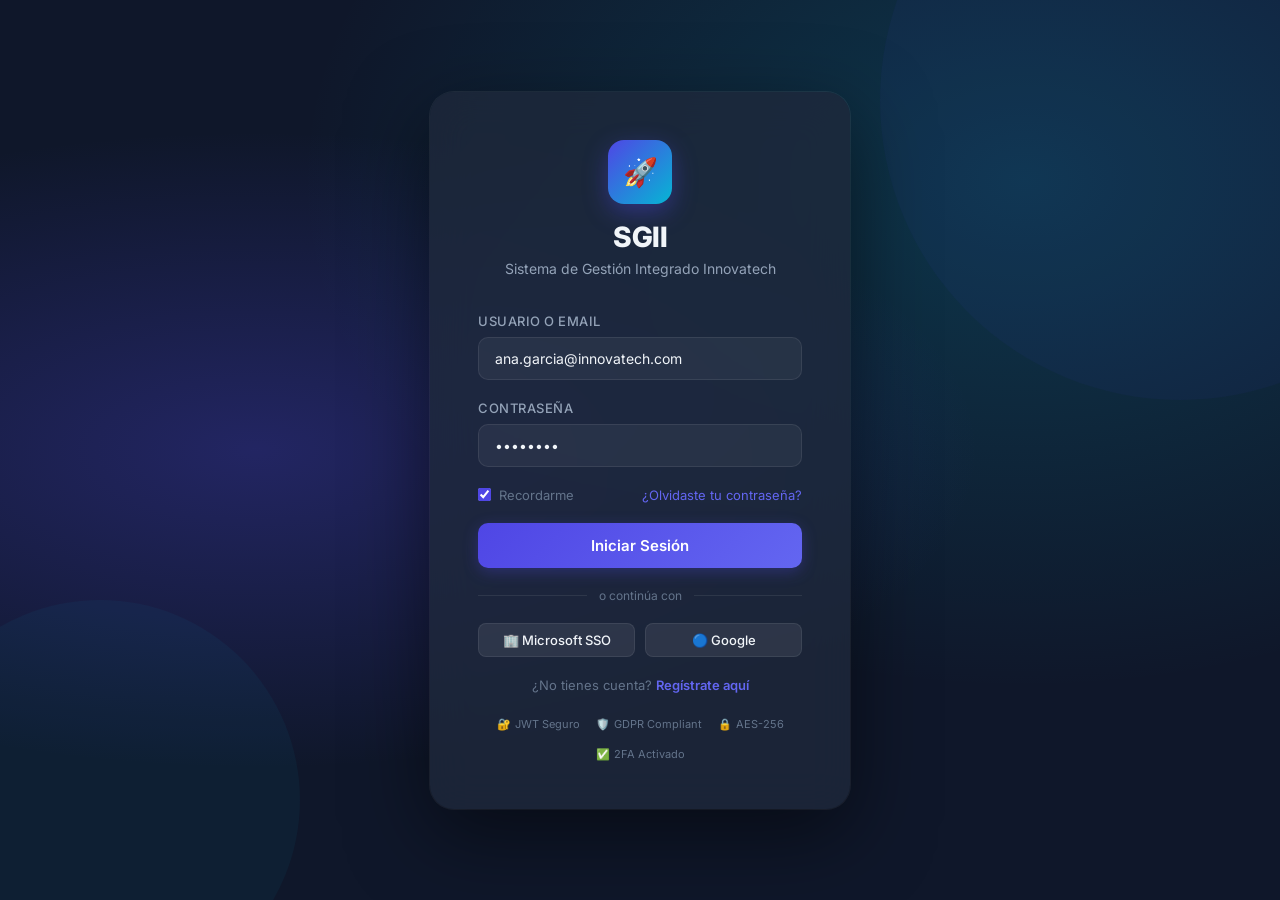
<file: frontend/index.html>
<!DOCTYPE html>
<html lang="es">
<head>
    <meta charset="UTF-8">
    <meta name="viewport" content="width=device-width, initial-scale=1.0">
    <title>SGII - Acceso Seguro | Innovatech Solutions</title>
    <meta name="description" content="Sistema de Gestión Integrado Innovatech. Autenticación JWT con control de acceso basado en roles (RBAC).">
    <link rel="stylesheet" href="css/style.css">
</head>
<body>
    <div class="login-container">
        <div class="login-box">
            <div class="login-header">
                <div class="login-logo">🚀</div>
                <h1>SGII</h1>
                <p>Sistema de Gestión Integrado Innovatech</p>
            </div>

            <!-- Login Form -->
            <form id="loginForm">
                <div class="form-group">
                    <label for="username">Usuario o Email</label>
                    <input type="text" id="username" placeholder="tu@innovatech.com" value="ana.garcia@innovatech.com">
                </div>
                <div class="form-group">
                    <label for="password">Contraseña</label>
                    <input type="password" id="password" placeholder="••••••••" value="••••••••">
                </div>
                <div style="display:flex;justify-content:space-between;align-items:center;margin-bottom:20px;">
                    <label style="display:flex;align-items:center;gap:8px;font-size:13px;color:var(--text-muted);cursor:pointer;margin:0;">
                        <input type="checkbox" checked style="width:auto;accent-color:var(--primary);"> Recordarme
                    </label>
                    <a href="#" style="font-size:13px;color:var(--primary-light);text-decoration:none;">¿Olvidaste tu contraseña?</a>
                </div>
                <button type="submit" class="btn-primary" id="loginBtn">Iniciar Sesión</button>

                <div style="display:flex;align-items:center;gap:12px;margin:20px 0;">
                    <div style="flex:1;height:1px;background:var(--border);"></div>
                    <span style="font-size:12px;color:var(--text-muted);">o continúa con</span>
                    <div style="flex:1;height:1px;background:var(--border);"></div>
                </div>

                <div style="display:grid;grid-template-columns:1fr 1fr;gap:10px;margin-bottom:20px;">
                    <button type="button" class="btn-secondary" onclick="alert('SSO Microsoft configurado')">
                        🏢 Microsoft SSO
                    </button>
                    <button type="button" class="btn-secondary" onclick="alert('SSO Google configurado')">
                        🔵 Google
                    </button>
                </div>

                <p class="register-link">¿No tienes cuenta? <a href="#" onclick="showRegister(); return false;">Regístrate aquí</a></p>
            </form>

            <!-- Register Form (hidden) -->
            <form id="registerForm" style="display:none;">
                <div class="form-group">
                    <label for="reg-fullname">Nombre Completo</label>
                    <input type="text" id="reg-fullname" placeholder="Tu nombre completo">
                </div>
                <div class="form-group">
                    <label for="reg-email">Email Corporativo</label>
                    <input type="email" id="reg-email" placeholder="tu@innovatech.com" required>
                </div>
                <div class="form-group">
                    <label for="reg-username">Nombre de Usuario</label>
                    <input type="text" id="reg-username" placeholder="usuario.nombre" required>
                </div>
                <div class="form-group">
                    <label for="reg-password">Contraseña</label>
                    <input type="password" id="reg-password" placeholder="Mín. 8 caracteres con símbolo" required>
                </div>
                <button type="submit" class="btn-primary">Crear Cuenta</button>
                <p class="register-link">¿Ya tienes cuenta? <a href="#" onclick="showLogin(); return false;">Inicia sesión aquí</a></p>
            </form>

            <!-- Security Badges -->
            <div style="display:flex;justify-content:center;gap:16px;margin-top:24px;flex-wrap:wrap;">
                <div style="display:flex;align-items:center;gap:4px;font-size:11px;color:var(--text-muted);">
                    🔐 <span>JWT Seguro</span>
                </div>
                <div style="display:flex;align-items:center;gap:4px;font-size:11px;color:var(--text-muted);">
                    🛡️ <span>GDPR Compliant</span>
                </div>
                <div style="display:flex;align-items:center;gap:4px;font-size:11px;color:var(--text-muted);">
                    🔒 <span>AES-256</span>
                </div>
                <div style="display:flex;align-items:center;gap:4px;font-size:11px;color:var(--text-muted);">
                    ✅ <span>2FA Activado</span>
                </div>
            </div>
        </div>
    </div>

    <script src="js/demo.js"></script>
    <script>
        function showRegister() {
            document.getElementById('loginForm').style.display = 'none';
            document.getElementById('registerForm').style.display = 'block';
        }

        function showLogin() {
            document.getElementById('registerForm').style.display = 'none';
            document.getElementById('loginForm').style.display = 'block';
        }

        document.getElementById('loginForm').addEventListener('submit', async function(e) {
            e.preventDefault();
            const btn = document.getElementById('loginBtn');
            const userVal = document.getElementById('username').value;
            const passVal = document.getElementById('password').value;

            btn.textContent = '⏳ Verificando...';
            btn.disabled = true;

            try {
                // El login del backend requiere OAuth2 Form URL Encoded
                const response = await fetch('http://localhost:8000/api/auth/login', {
                    method: 'POST',
                    headers: { 'Content-Type': 'application/x-www-form-urlencoded' },
                    body: new URLSearchParams({ 'username': userVal, 'password': passVal })
                });

                if (response.ok) {
                    const data = await response.json();
                    localStorage.setItem('access_token', data.access_token);

                    // Obtener perfil del usuario
                    const userResponse = await fetch('http://localhost:8000/api/auth/me', {
                        headers: { 'Authorization': `Bearer ${data.access_token}` }
                    });
                    if (userResponse.ok) {
                        const userData = await userResponse.json();
                        localStorage.setItem('user', JSON.stringify(userData));
                    } else {
                        localStorage.setItem('user', JSON.stringify({ username: userVal, role: 'manager', full_name: 'Ana García' }));
                    }

                    window.location.href = 'dashboard.html';
                } else {
                    const err = await response.json();
                    alert('Error: ' + (err.detail || 'Credenciales incorrectas'));
                    btn.textContent = 'Iniciar Sesión';
                    btn.disabled = false;
                }
            } catch (error) {
                console.warn('Backend offline, usando modo demostración local.', error);
                // Fallback local: buscar el usuario en DEMO_USERS para asignar el rol correcto
                if (userVal && passVal) {
                    localStorage.setItem('access_token', 'demo-token-jwt-12345');

                    // Mapeo de usuarios demo (username o email → datos reales)
                    const demoUserMap = {
                        'admin': { username: 'admin', role: 'admin', full_name: 'Admin Sistema' },
                        'admin@innovatech.com': { username: 'admin', role: 'admin', full_name: 'Admin Sistema' },
                        'ana.garcia': { username: 'ana.garcia', role: 'manager', full_name: 'Ana García' },
                        'ana.garcia@innovatech.com': { username: 'ana.garcia', role: 'manager', full_name: 'Ana García' },
                        'carlos.lopez': { username: 'carlos.lopez', role: 'dev', full_name: 'Carlos López' },
                        'carlos.lopez@innovatech.com': { username: 'carlos.lopez', role: 'dev', full_name: 'Carlos López' },
                        'maria.torres': { username: 'maria.torres', role: 'dev', full_name: 'María Torres' },
                        'maria.torres@innovatech.com': { username: 'maria.torres', role: 'dev', full_name: 'María Torres' },
                        'pedro.ruiz': { username: 'pedro.ruiz', role: 'manager', full_name: 'Pedro Ruiz' },
                        'pedro.ruiz@innovatech.com': { username: 'pedro.ruiz', role: 'manager', full_name: 'Pedro Ruiz' },
                        'diego.mora': { username: 'diego.mora', role: 'dev', full_name: 'Diego Mora' },
                        'diego.mora@innovatech.com': { username: 'diego.mora', role: 'dev', full_name: 'Diego Mora' },
                        'laura.soto': { username: 'laura.soto', role: 'dev', full_name: 'Laura Soto' },
                        'laura.soto@innovatech.com': { username: 'laura.soto', role: 'dev', full_name: 'Laura Soto' },
                    };

                    const key = userVal.toLowerCase().trim();
                    const matchedUser = demoUserMap[key] || {
                        username: userVal,
                        role: 'dev',        // por defecto Dev (el más restrictivo) si no se reconoce
                        full_name: userVal
                    };

                    localStorage.setItem('user', JSON.stringify(matchedUser));
                    window.location.href = 'dashboard.html';
                } else {
                    alert('Por favor ingresa usuario y contraseña');
                    btn.textContent = 'Iniciar Sesión';
                    btn.disabled = false;
                }
            }
        });

        document.getElementById('registerForm').addEventListener('submit', async function(e) {
            e.preventDefault();
            const username = document.getElementById('reg-username').value;
            const email = document.getElementById('reg-email').value;
            const full_name = document.getElementById('reg-fullname').value;
            const password = document.getElementById('reg-password').value;

            try {
                const response = await fetch('http://localhost:8000/api/auth/register', {
                    method: 'POST',
                    headers: { 'Content-Type': 'application/json' },
                    body: JSON.stringify({ username, email, full_name, password, role: 'dev' })
                });

                if (response.ok) {
                    alert('✅ Usuario registrado exitosamente en la base de datos.');
                    showLogin();
                } else {
                    const err = await response.json();
                    alert('Error: ' + (err.detail || 'No se pudo registrar'));
                }
            } catch (error) {
                alert('Modo demostración: cuenta simulada.');
                showLogin();
            }
        });
    </script>
</body>
</html>
</file>
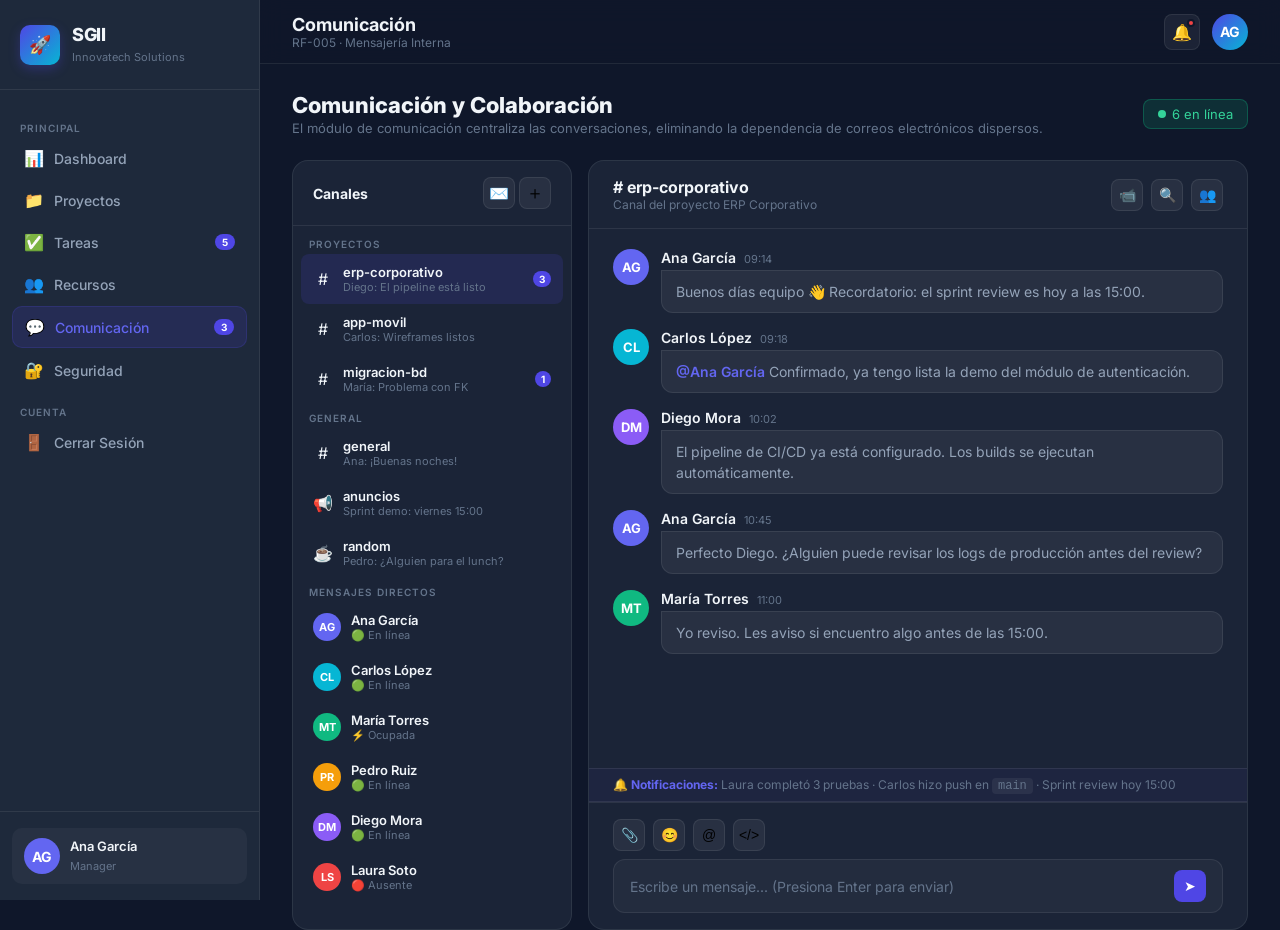
<file: frontend/communication.html>
<!DOCTYPE html>
<html lang="es">
<head>
    <meta charset="UTF-8">
    <meta name="viewport" content="width=device-width, initial-scale=1.0">
    <title>Comunicación y Colaboración | SGII - Innovatech</title>
    <meta name="description" content="Módulo de mensajería interna y colaboración en tiempo real del SGII de Innovatech Solutions.">
    <link rel="stylesheet" href="css/style.css">
    <script>
        // Definición global e inmediata de seguridad
        window.getCurrentUser = function() {
            return JSON.parse(localStorage.getItem('user') || '{"full_name":"Ana García","role":"manager","username":"ana.garcia"}');
        };
        window.hasPermission = function(action) {
            const user = getCurrentUser();
            const role = (user.role || 'viewer').toLowerCase();
            const perms = {
                admin:   ['manage_users', 'manage_roles', 'create_project', 'edit_project', 'delete_project', 'create_task', 'edit_task', 'delete_task', 'view_all_projects', 'view_dashboard', 'use_communication', 'assign_resources', 'approve_tasks', 'export_data', 'view_security'],
                manager: ['create_project', 'edit_project', 'create_task', 'edit_task', 'view_all_projects', 'view_dashboard', 'use_communication', 'assign_resources', 'approve_tasks', 'export_data'],
                dev:     ['view_assigned_projects', 'view_all_projects', 'create_task', 'edit_task', 'view_dashboard', 'use_communication'],
                viewer:  ['view_all_projects', 'view_dashboard']
            };
            return (perms[role] || []).includes(action);
        };
        window.denyAccess = function() {
            alert('🔒 Acceso restringido\n\nTu rol actual no tiene permisos suficientes para esta acción.');
        };
        // Fallback para conversaciones DMs por defecto
        if (typeof DEFAULT_PRIVATE_DMS === 'undefined') {
            window.DEFAULT_PRIVATE_DMS = {
                'Ana García <-> Carlos López': [
                    { user: 'Ana García', initials: 'AG', color: '#6366f1', time: '09:00', text: 'Hola Carlos, ¿me puedes compartir el endpoint de la API de proyectos?' },
                    { user: 'Carlos López', initials: 'CL', color: '#06b6d4', time: '09:02', text: 'Claro Ana, es GET /api/projects/ con el token en el header.' },
                    { user: 'Ana García', initials: 'AG', color: '#6366f1', time: '09:04', text: 'Gracias, ya lo tengo funcionando 🎉' }
                ],
                'Ana García <-> María Torres': [
                    { user: 'María Torres', initials: 'MT', color: '#10b981', time: '11:15', text: '¿Tienes un momento para revisar un error en el script de migración?' },
                    { user: 'Ana García', initials: 'AG', color: '#6366f1', time: '11:18', text: 'Sí María, comparte el error y lo veo.' },
                    { user: 'María Torres', initials: 'MT', color: '#10b981', time: '11:20', text: 'Es un ConstraintError en la FK de orders.' }
                ]
            };
        }
    </script>
</head>
<body>
<div class="app-layout">
    <div id="sidebarContainer"></div>

    <div class="main-content">
        <div id="topbarContainer"></div>

        <div class="page-content" style="padding-bottom:0;">
            <!-- Page Header -->
            <div class="page-header mb-24">
                <div class="page-header-text">
                    <h1>Comunicación y Colaboración</h1>
                    <p>El módulo de comunicación centraliza las conversaciones, eliminando la dependencia de correos electrónicos dispersos.</p>
                </div>
                <div style="display:flex;gap:8px;">
                    <div style="background:rgba(16,185,129,0.15);border:1px solid rgba(16,185,129,0.3);border-radius:8px;padding:6px 14px;font-size:13px;color:#34d399;display:flex;align-items:center;gap:6px;">
                        <span style="width:8px;height:8px;background:#34d399;border-radius:50%;display:inline-block;animation:pulse 2s infinite;"></span>
                        6 en línea
                    </div>
                </div>
            </div>

            <!-- Comm Layout -->
            <div class="comm-layout">
                <!-- Left Panel: Channels -->
                <div class="chat-channels">
                    <div class="chat-channels-header">
                        <span>Canales</span>
                        <div style="display:flex;gap:4px;">
                            <button class="btn-icon" title="Nuevo Mensaje Directo" onclick="openDMSearch()" style="font-size:16px;">✉️</button>
                            <button class="btn-icon" title="Nuevo canal" onclick="alert('Crear nuevo canal')" style="font-size:18px;">＋</button>
                        </div>
                    </div>
                    <div class="channel-list">
                        <p style="font-size:10px;color:var(--text-muted);padding:4px 8px;text-transform:uppercase;letter-spacing:1px;font-weight:600;">Proyectos</p>
                        <div class="channel-item active" onclick="switchChannel(this, '# erp-corporativo', 'Canal del proyecto ERP Corporativo')">
                            <span class="channel-icon">#</span>
                            <div class="channel-info">
                                <h4>erp-corporativo</h4>
                                <p>Diego: El pipeline está listo</p>
                            </div>
                            <span class="channel-badge">3</span>
                        </div>
                        <div class="channel-item" onclick="switchChannel(this, '# app-movil', 'Canal del proyecto App Móvil v2.0')">
                            <span class="channel-icon">#</span>
                            <div class="channel-info">
                                <h4>app-movil</h4>
                                <p>Carlos: Wireframes listos</p>
                            </div>
                        </div>
                        <div class="channel-item" onclick="switchChannel(this, '# migracion-bd', 'Canal del proyecto Migración BD')">
                            <span class="channel-icon">#</span>
                            <div class="channel-info">
                                <h4>migracion-bd</h4>
                                <p>María: Problema con FK</p>
                            </div>
                            <span class="channel-badge">1</span>
                        </div>
                        <p style="font-size:10px;color:var(--text-muted);padding:8px 8px 4px;text-transform:uppercase;letter-spacing:1px;font-weight:600;">General</p>
                        <div class="channel-item" onclick="switchChannel(this, '# general', 'Canal general del equipo')">
                            <span class="channel-icon">#</span>
                            <div class="channel-info">
                                <h4>general</h4>
                                <p>Ana: ¡Buenas noches!</p>
                            </div>
                        </div>
                        <div class="channel-item" onclick="switchChannel(this, '# anuncios', 'Canal de anuncios importantes')">
                            <span class="channel-icon">📢</span>
                            <div class="channel-info">
                                <h4>anuncios</h4>
                                <p>Sprint demo: viernes 15:00</p>
                            </div>
                        </div>
                        <div class="channel-item" onclick="switchChannel(this, '# random', 'Canal de conversación libre')">
                            <span class="channel-icon">☕</span>
                            <div class="channel-info">
                                <h4>random</h4>
                                <p>Pedro: ¿Alguien para el lunch?</p>
                            </div>
                        </div>
                        <p style="font-size:10px;color:var(--text-muted);padding:8px 8px 4px;text-transform:uppercase;letter-spacing:1px;font-weight:600;">Mensajes Directos</p>
                        <div class="channel-item" onclick="switchChannel(this, 'Ana García', 'Gerente de Proyectos')">
                            <div class="assignee-avatar" style="background:#6366f1;width:28px;height:28px;font-size:11px;">AG</div>
                            <div class="channel-info">
                                <h4>Ana García</h4>
                                <p>🟢 En línea</p>
                            </div>
                        </div>
                        <div class="channel-item" onclick="switchChannel(this, 'Carlos López', 'Desarrollador Full Stack')">
                            <div class="assignee-avatar" style="background:#06b6d4;width:28px;height:28px;font-size:11px;">CL</div>
                            <div class="channel-info">
                                <h4>Carlos López</h4>
                                <p>🟢 En línea</p>
                            </div>
                        </div>
                        <div class="channel-item" onclick="switchChannel(this, 'María Torres', 'Desarrolladora Backend')">
                            <div class="assignee-avatar" style="background:#10b981;width:28px;height:28px;font-size:11px;">MT</div>
                            <div class="channel-info">
                                <h4>María Torres</h4>
                                <p>⚡ Ocupada</p>
                            </div>
                        </div>
                        <div class="channel-item" onclick="switchChannel(this, 'Pedro Ruiz', 'Gerente de Producto')">
                            <div class="assignee-avatar" style="background:#f59e0b;width:28px;height:28px;font-size:11px;">PR</div>
                            <div class="channel-info">
                                <h4>Pedro Ruiz</h4>
                                <p>🟢 En línea</p>
                            </div>
                        </div>
                        <div class="channel-item" onclick="switchChannel(this, 'Diego Mora', 'DevOps Engineer')">
                            <div class="assignee-avatar" style="background:#8b5cf6;width:28px;height:28px;font-size:11px;">DM</div>
                            <div class="channel-info">
                                <h4>Diego Mora</h4>
                                <p>🟢 En línea</p>
                            </div>
                        </div>
                        <div class="channel-item" onclick="switchChannel(this, 'Laura Soto', 'QA Engineer')">
                            <div class="assignee-avatar" style="background:#ef4444;width:28px;height:28px;font-size:11px;">LS</div>
                            <div class="channel-info">
                                <h4>Laura Soto</h4>
                                <p>🔴 Ausente</p>
                            </div>
                        </div>
                    </div>
                </div>

                <!-- Main Chat -->
                <div class="chat-main">
                    <div class="chat-header">
                        <div>
                            <h3 id="chatChannelName"># erp-corporativo</h3>
                            <p id="chatChannelDesc">Canal del proyecto ERP Corporativo</p>
                        </div>
                        <div style="margin-left:auto;display:flex;gap:8px;">
                            <button class="btn-icon" title="Videollamada">📹</button>
                            <button class="btn-icon" title="Buscar">🔍</button>
                            <button class="btn-icon" title="Miembros">👥</button>
                        </div>
                    </div>

                    <div class="chat-messages" id="chatMessages">
                        <!-- Messages will be injected here -->
                    </div>

                    <!-- Notifications strip -->
                    <div style="padding:8px 24px;border-top:1px solid var(--border);border-bottom:1px solid var(--border);background:rgba(79,70,229,0.05);">
                        <p style="font-size:12px;color:var(--text-muted);">🔔 <strong style="color:var(--primary-light);">Notificaciones:</strong>
                        Laura completó 3 pruebas · Carlos hizo push en <code style="background:rgba(255,255,255,0.06);padding:1px 6px;border-radius:4px;">main</code> · Sprint review hoy 15:00</p>
                    </div>

                    <!-- Input -->
                    <div class="chat-input-area">
                        <div style="display:flex;gap:8px;margin-bottom:8px;">
                            <button class="btn-icon" title="Archivo">📎</button>
                            <button class="btn-icon" title="Emoji">😊</button>
                            <button class="btn-icon" title="Mención">@</button>
                            <button class="btn-icon" title="Código">&lt;/&gt;</button>
                        </div>
                        <div class="chat-input-wrap">
                            <input type="text" id="messageInput" placeholder="Escribe un mensaje... (Presiona Enter para enviar)">
                            <button class="chat-send-btn" onclick="sendMessage()">➤</button>
                        </div>
                    </div>
                </div>
            </div>
        </div>
    </div>
</div>

<style>
@keyframes pulse { 0%,100%{opacity:1} 50%{opacity:0.5} }
.dm-search-modal { display:none;position:fixed;inset:0;background:rgba(0,0,0,0.6);z-index:1000;align-items:center;justify-content:center; }
.dm-search-modal.open { display:flex; }
.dm-search-box { background:var(--dark-2,#1e1e2e);border:1px solid var(--border,rgba(255,255,255,0.08));border-radius:16px;padding:24px;width:420px;max-height:80vh;display:flex;flex-direction:column;gap:12px; }
.dm-search-box h3 { color:var(--text-primary,#f1f5f9);margin:0;font-size:16px; }
.dm-search-box input { background:var(--dark-3,#252537);border:1px solid var(--border,rgba(255,255,255,0.08));color:var(--text-primary,#f1f5f9);border-radius:8px;padding:10px 14px;font-size:14px;width:100%;box-sizing:border-box; }
.dm-user-list { overflow-y:auto;max-height:50vh;display:flex;flex-direction:column;gap:6px; }
.dm-user-item { display:flex;align-items:center;gap:12px;padding:10px 12px;border-radius:10px;cursor:pointer;transition:background 0.2s; }
.dm-user-item:hover { background:rgba(99,102,241,0.15); }
.dm-user-item h4 { margin:0;font-size:14px;color:var(--text-primary,#f1f5f9); }
.dm-user-item p { margin:0;font-size:12px;color:var(--text-muted,#64748b);text-transform:capitalize; }
</style>

<!-- Modal Nuevo Mensaje Directo -->
<div id="dmSearchModal" class="dm-search-modal" onclick="if(event.target===this)closeDMSearch()">
    <div class="dm-search-box">
        <h3>💬 Nuevo Mensaje Directo</h3>
        <input type="text" id="dmSearchInput" placeholder="Buscar usuario por nombre..." oninput="filterDMUsers(this.value)">
        <div class="dm-user-list" id="dmUserList"></div>
        <button onclick="closeDMSearch()" style="background:transparent;border:1px solid var(--border,rgba(255,255,255,0.1));color:var(--text-muted);border-radius:8px;padding:8px;cursor:pointer;">Cancelar</button>
    </div>
</div>

<script src="js/demo.js"></script>
<script>
    document.getElementById('sidebarContainer').innerHTML = buildSidebar('communication');
    document.getElementById('topbarContainer').innerHTML = buildTopbar('Comunicación', 'RF-005 · Mensajería Interna');

    let currentChannel = 'erp-corporativo';
    let isDirectMessage = false;

    // Fallback de seguridad en caso de que demo.js esté cacheado o bloqueado
    if (typeof DEMO_MESSAGES === 'undefined') {
        window.DEMO_MESSAGES = {
            'erp-corporativo': [
                { user: 'Ana García', initials: 'AG', color: '#6366f1', time: '09:14', text: 'Buenos días equipo 👋 Recordatorio: el sprint review es hoy a las 15:00.' },
                { user: 'Carlos López', initials: 'CL', color: '#06b6d4', time: '09:18', text: '<span class="mention">@Ana García</span> Confirmado, ya tengo lista la demo del módulo de autenticación.' },
                { user: 'Diego Mora', initials: 'DM', color: '#8b5cf6', time: '10:02', text: 'El pipeline de CI/CD ya está configurado. Los builds se ejecutan automáticamente.' }
            ],
            'general': [
                { user: 'Ana García', initials: 'AG', color: '#6366f1', time: '08:00', text: '¡Buenos días a todos! Semana importante, tienen el sprint review el viernes.' }
            ]
        };
    }

    // Helper para generar una llave compuesta para DMs ordenados alfabéticamente (ej: "Ana García <-> Carlos López")
    function getCompositeDMKey(targetUser) {
        const currentUser = getCurrentUser();
        const me = currentUser.full_name || currentUser.username;
        if (!targetUser) return '';
        const users = [me, targetUser].sort();
        return `${users[0]} <-> ${users[1]}`;
    }

    async function loadMessages() {
        let channelParam = currentChannel;
        if (isDirectMessage) {
            // En DMs, para el backend podemos mandar la llave compuesta o manejarlo localmente
            channelParam = getCompositeDMKey(currentChannel);
        }

        // Intenta obtener del backend real primero
        const data = await apiRequest(`/messages/?channel=${encodeURIComponent(channelParam)}`);
        if (data && data.length > 0) {
            // Backend respondió con datos reales → úsalos
            const backendMessages = data.map(m => ({
                user: m.sender.full_name || m.sender.username,
                initials: getInitials(m.sender.full_name || m.sender.username),
                color: m.sender.role === 'admin' ? '#ef4444' : '#06b6d4',
                time: new Date(m.created_at).toLocaleTimeString('es-CL', {hour:'2-digit',minute:'2-digit'}),
                text: m.content
            }));
            renderMessages(backendMessages);
        } else {
            // Modo demo: usar mensajes del canal actual del diccionario
            if (isDirectMessage) {
                const dmKey = getCompositeDMKey(currentChannel);
                // Si existe en el diccionario mutable, úsalo. Si no, busca en las por defecto.
                let channelMsgs = DEMO_MESSAGES[dmKey] || DEFAULT_PRIVATE_DMS[dmKey];
                if (!channelMsgs) {
                    // Inicializar conversación vacía
                    channelMsgs = [
                        { user: currentChannel, initials: getInitials(currentChannel), color: '#64748b', time: 'Ahora', text: `👋 ¡Hola! Iniciaste un chat privado con ${currentChannel}.` }
                    ];
                    DEMO_MESSAGES[dmKey] = channelMsgs;
                }
                renderMessages(channelMsgs);
            } else {
                const channelMsgs = DEMO_MESSAGES[currentChannel] || [];
                renderMessages(channelMsgs);
            }
        }
    }

    function renderMessages(list) {
        document.getElementById('chatMessages').innerHTML = list.map(m => `
            <div class="message">
                <div class="message-avatar" style="background:${m.color || '#6366f1'}">${escapeHtml(m.initials)}</div>
                <div class="message-content">
                    <div class="message-header">
                        <span class="message-name">${escapeHtml(m.user)}</span>
                        <span class="message-time">${m.time}</span>
                    </div>
                    <div class="message-bubble">${m.text}</div>
                </div>
            </div>`).join('');
        const el = document.getElementById('chatMessages');
        el.scrollTop = el.scrollHeight;
    }

    async function sendMessage() {
        const input = document.getElementById('messageInput');
        const text = input.value.trim();
        if (!text) return;

        let channelParam = currentChannel;
        if (isDirectMessage) {
            channelParam = getCompositeDMKey(currentChannel);
        }

        // Intentar guardar en el backend
        const res = await apiRequest('/messages/', {
            method: 'POST',
            body: JSON.stringify({ channel: channelParam, content: text })
        });

        if (res) {
            // Backend guardó correctamente → recargar
            input.value = '';
            await loadMessages();
        } else {
            // Modo demo: guardar localmente en el diccionario del canal correspondiente
            const now = new Date().toLocaleTimeString('es-CL', {hour:'2-digit', minute:'2-digit'});
            const user = getCurrentUser();
            const newMsg = {
                user: user.full_name || user.username || 'Tú',
                initials: getInitials(user.full_name || user.username || 'Tú'),
                color: user.role === 'admin' ? '#ef4444' : '#4f46e5',
                time: now,
                text: escapeHtml(text)
            };

            if (isDirectMessage) {
                const dmKey = getCompositeDMKey(currentChannel);
                if (!DEMO_MESSAGES[dmKey]) {
                    DEMO_MESSAGES[dmKey] = [...(DEFAULT_PRIVATE_DMS[dmKey] || [])];
                }
                DEMO_MESSAGES[dmKey].push(newMsg);
            } else {
                if (!DEMO_MESSAGES[currentChannel]) DEMO_MESSAGES[currentChannel] = [];
                DEMO_MESSAGES[currentChannel].push(newMsg);
            }

            input.value = '';
            await loadMessages();
        }
    }

    function switchChannel(el, name, desc) {
        document.querySelectorAll('.channel-item').forEach(c => c.classList.remove('active'));
        el.classList.add('active');

        // Determinar si es un canal público (#) o un mensaje directo
        if (name.startsWith('# ')) {
            isDirectMessage = false;
            currentChannel = name.replace('# ', '');
            document.getElementById('chatChannelName').textContent = name;
        } else {
            isDirectMessage = true;
            currentChannel = name; // Nombre del usuario destino
            document.getElementById('chatChannelName').textContent = `💬 ${name}`;
        }

        document.getElementById('chatChannelDesc').textContent = desc;
        const badge = el.querySelector('.channel-badge');
        if (badge) badge.remove();
        loadMessages();
    }

    // ===== DM SEARCH FUNCTIONS =====
    // ===== DM SEARCH FUNCTIONS =====
    let allUsersForDM = [];
    let customDMUsers = [];

    // Cargar contactos personalizados persistidos en localStorage
    function loadCustomDMUsers() {
        const currentUser = getCurrentUser();
        const username = currentUser.username || currentUser.full_name || 'default';
        const key = `custom_dm_users_${username}`;
        try {
            customDMUsers = JSON.parse(localStorage.getItem(key) || '[]');
        } catch (e) {
            customDMUsers = [];
        }
    }

    // Guardar un contacto personalizado persistido en localStorage
    function saveCustomDMUser(userObj) {
        const currentUser = getCurrentUser();
        const username = currentUser.username || currentUser.full_name || 'default';
        const key = `custom_dm_users_${username}`;
        
        // Evitar duplicados
        if (!customDMUsers.some(u => u.name === userObj.name)) {
            customDMUsers.push(userObj);
            localStorage.setItem(key, JSON.stringify(customDMUsers));
        }
    }

    // Renderizar los contactos de DM guardados
    function renderSavedDMContacts() {
        loadCustomDMUsers();
        // Los contactos estáticos iniciales
        const defaultContacts = [
            { name: 'Ana García', role: 'Gerente de Proyectos', initials: 'AG', color: '#6366f1', status: '🟢 En línea' },
            { name: 'Carlos López', role: 'Desarrollador Full Stack', initials: 'CL', color: '#06b6d4', status: '🟢 En línea' },
            { name: 'María Torres', role: 'Desarrolladora Backend', initials: 'MT', color: '#10b981', status: '⚡ Ocupada' },
            { name: 'Pedro Ruiz', role: 'Gerente de Producto', initials: 'PR', color: '#f59e0b', status: '🟢 En línea' },
            { name: 'Diego Mora', role: 'DevOps Engineer', initials: 'DM', color: '#8b5cf6', status: '🟢 En línea' },
            { name: 'Laura Soto', role: 'QA Engineer', initials: 'LS', color: '#ef4444', status: '🔴 Ausente' }
        ];

        // Combinar con los guardados en localStorage
        const allContacts = [...defaultContacts];
        customDMUsers.forEach(custom => {
            if (!allContacts.some(c => c.name === custom.name)) {
                allContacts.push({
                    name: custom.name,
                    role: custom.role === 'admin' ? 'Administrador' : custom.role === 'manager' ? 'Gerente' : custom.role === 'dev' ? 'Desarrollador' : 'Visualizador',
                    initials: custom.initials,
                    color: custom.color,
                    status: '🟢 En línea' // Estado por defecto para nuevos agregados
                });
            }
        });

        // Limpiar sección de Mensajes Directos del sidebar y re-renderizar
        // Busquemos el párrafo que dice "Mensajes Directos"
        const dmTitleEl = Array.from(document.querySelectorAll('.channel-list p')).find(el => el.textContent === 'Mensajes Directos');
        if (dmTitleEl) {
            // Eliminar todos los elementos hermanos que no sean títulos
            let next = dmTitleEl.nextElementSibling;
            while (next && next.tagName !== 'P') {
                const toRemove = next;
                next = next.nextElementSibling;
                toRemove.remove();
            }

            // Insertar los elementos actualizados
            allContacts.forEach(contact => {
                const newItem = document.createElement('div');
                newItem.className = 'channel-item';
                // Si este es el canal seleccionado actualmente, marcarlo como activo
                if (isDirectMessage && currentChannel === contact.name) {
                    newItem.className += ' active';
                }
                newItem.innerHTML = `
                    <div class="assignee-avatar" style="background:${contact.color};width:28px;height:28px;font-size:11px;">${contact.initials}</div>
                    <div class="channel-info">
                        <h4>${escapeHtml(contact.name)}</h4>
                        <p>${contact.status}</p>
                    </div>`;
                newItem.onclick = () => switchChannel(newItem, contact.name, contact.role);
                dmTitleEl.parentNode.insertBefore(newItem, next);
            });
        }
    }

    async function openDMSearch() {
        // Intentar cargar desde el backend
        const data = await apiRequest('/users/');
        if (data && data.length > 0) {
            allUsersForDM = data.map(u => ({
                name: u.full_name || u.username,
                role: u.role || 'dev',
                initials: getInitials(u.full_name || u.username),
                color: u.role === 'admin' ? '#ef4444' : u.role === 'manager' ? '#6366f1' : u.role === 'viewer' ? '#64748b' : '#06b6d4'
            }));
        } else {
            // Modo demo: usar DEMO_USERS
            allUsersForDM = DEMO_USERS.map(u => ({
                name: u.name,
                role: u.role,
                initials: u.initials,
                color: u.color
            }));
        }
        document.getElementById('dmSearchModal').classList.add('open');
        document.getElementById('dmSearchInput').value = '';
        renderDMUsers(allUsersForDM);
        setTimeout(() => document.getElementById('dmSearchInput').focus(), 100);
    }

    function closeDMSearch() {
        document.getElementById('dmSearchModal').classList.remove('open');
    }

    function renderDMUsers(list) {
        const roleLabels = { admin: 'Administrador', manager: 'Gerente', dev: 'Desarrollador', viewer: 'Visualizador' };
        document.getElementById('dmUserList').innerHTML = list.length === 0
            ? '<p style="color:var(--text-muted);text-align:center;padding:16px;">No se encontraron usuarios</p>'
            : list.map(u => `
                <div class="dm-user-item" onclick="startDMWith('${escapeHtml(u.name)}', '${u.initials}', '${u.color}', '${u.role}')">
                    <div class="assignee-avatar" style="background:${u.color};width:36px;height:36px;font-size:13px;flex-shrink:0;">${u.initials}</div>
                    <div>
                        <h4>${escapeHtml(u.name)}</h4>
                        <p>${roleLabels[u.role] || u.role}</p>
                    </div>
                </div>`).join('');
    }

    function filterDMUsers(query) {
        const q = query.toLowerCase();
        renderDMUsers(q ? allUsersForDM.filter(u => u.name.toLowerCase().includes(q)) : allUsersForDM);
    }

    function startDMWith(userName, initials, color, role) {
        closeDMSearch();
        // Guardar contacto en localStorage para persistencia
        saveCustomDMUser({ name: userName, initials, color, role });

        // Inicializar conversación vacía si no existe
        const dmKey = getCompositeDMKey(userName);
        if (!DEMO_MESSAGES[dmKey] && !DEFAULT_PRIVATE_DMS[dmKey]) {
            DEMO_MESSAGES[dmKey] = [
                { user: userName, initials, color, time: new Date().toLocaleTimeString('es-CL',{hour:'2-digit',minute:'2-digit'}),
                  text: '👋 ¡Hola! Puedes escribir tu primer mensaje.' }
            ];
        }

        // Renderizar el sidebar actualizado para que aparezca el usuario de inmediato
        renderSavedDMContacts();

        // Buscar el elemento recién renderizado en el sidebar y activarlo
        const existingItems = document.querySelectorAll('.channel-item');
        existingItems.forEach(item => {
            const h4 = item.querySelector('h4');
            if (h4 && h4.textContent === userName) {
                switchChannel(item, userName, role);
            }
        });
    }

    document.getElementById('messageInput').addEventListener('keydown', e => {
        if (e.key === 'Enter') sendMessage();
    });

    // Auto-poll messages every 4 seconds for real-time demonstration feel
    setInterval(loadMessages, 4000);

    // RBAC: Visualizador no puede usar comunicación
    if (!hasPermission('use_communication')) {
        document.querySelector('.chat-input-area').innerHTML =
            '<div style="padding:16px;text-align:center;color:var(--text-muted);font-size:13px;">🔒 Tu rol de <strong>Visualizador</strong> no tiene acceso a mensajería interna.</div>';
    }

    // Inicializar contactos desde localStorage
    renderSavedDMContacts();
    loadMessages();
</script>
</body>
</html>
</file>
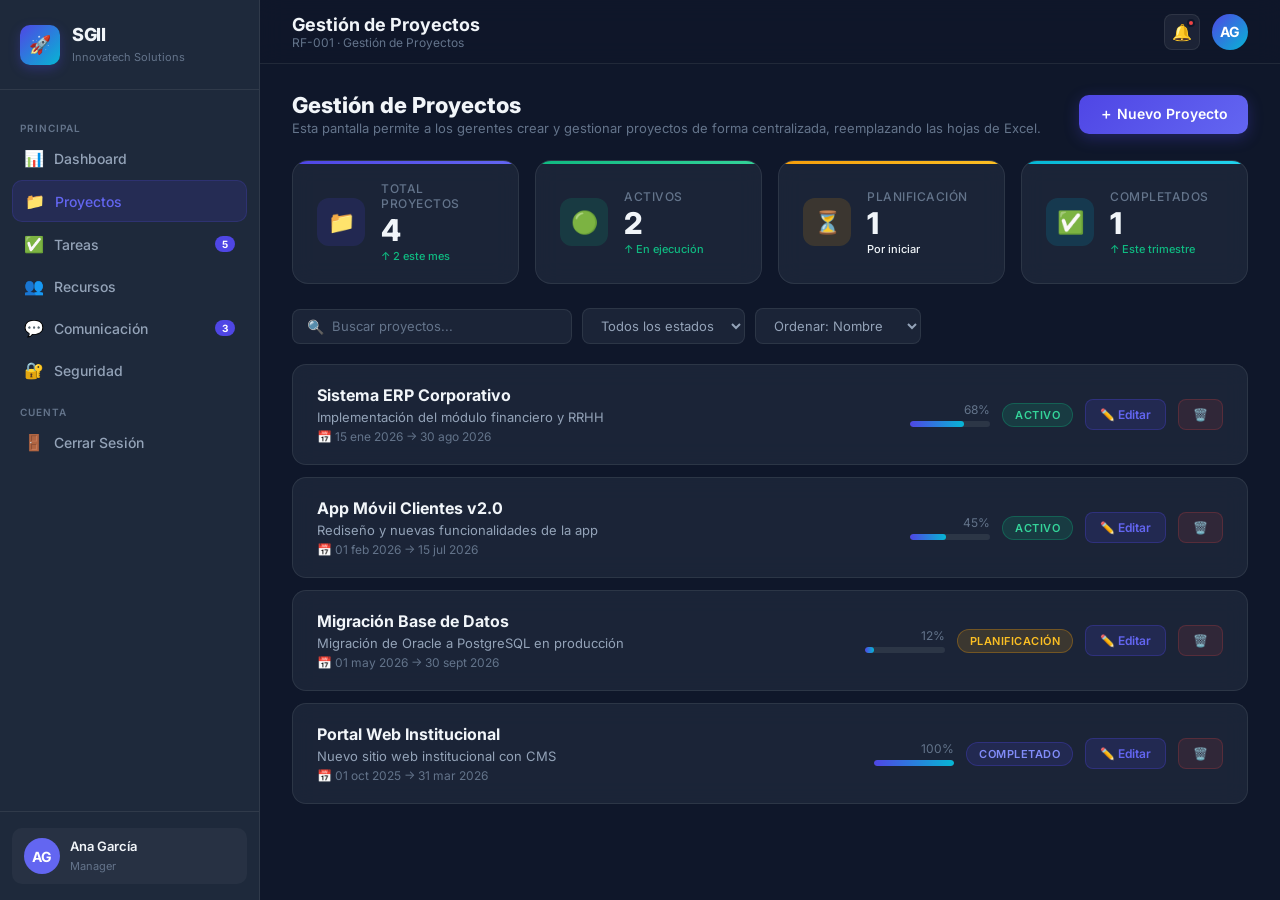
<file: frontend/projects.html>
<!DOCTYPE html>
<html lang="es">
<head>
    <meta charset="UTF-8">
    <meta name="viewport" content="width=device-width, initial-scale=1.0">
    <title>Gestión de Proyectos | SGII - Innovatech</title>
    <meta name="description" content="Crea, edita y gestiona proyectos de forma centralizada en el SGII de Innovatech Solutions.">
    <link rel="stylesheet" href="css/style.css">
    <script>
        // Definición global e inmediata de seguridad
        window.getCurrentUser = function() {
            return JSON.parse(localStorage.getItem('user') || '{"full_name":"Ana García","role":"manager","username":"ana.garcia"}');
        };
        window.hasPermission = function(action) {
            const user = getCurrentUser();
            const role = (user.role || 'viewer').toLowerCase();
            const perms = {
                admin:   ['manage_users', 'manage_roles', 'create_project', 'edit_project', 'delete_project', 'create_task', 'edit_task', 'delete_task', 'view_all_projects', 'view_dashboard', 'use_communication', 'assign_resources', 'approve_tasks', 'export_data', 'view_security'],
                manager: ['create_project', 'edit_project', 'create_task', 'edit_task', 'view_all_projects', 'view_dashboard', 'use_communication', 'assign_resources', 'approve_tasks', 'export_data'],
                dev:     ['view_assigned_projects', 'view_all_projects', 'create_task', 'edit_task', 'view_dashboard', 'use_communication'],
                viewer:  ['view_all_projects', 'view_dashboard']
            };
            return (perms[role] || []).includes(action);
        };
        window.denyAccess = function() {
            alert('🔒 Acceso restringido\n\nTu rol actual no tiene permisos suficientes para esta acción.');
        };
    </script>
</head>
<body>
<div class="app-layout">
    <div id="sidebarContainer"></div>

    <div class="main-content">
        <div id="topbarContainer"></div>

        <div class="page-content">
            <!-- Page Header -->
            <div class="page-header">
                <div class="page-header-text">
                    <h1>Gestión de Proyectos</h1>
                    <p>Esta pantalla permite a los gerentes crear y gestionar proyectos de forma centralizada, reemplazando las hojas de Excel.</p>
                </div>
                <button id="createProjectBtn" class="btn-primary">
                    ＋ Nuevo Proyecto
                </button>
            </div>

            <!-- Stats Row -->
            <div class="stats-grid mb-24">
                <div class="stat-card blue">
                    <div class="stat-icon-wrap blue">📁</div>
                    <div class="stat-content">
                        <h3>Total Proyectos</h3>
                        <p class="stat-number" id="totalProjects">6</p>
                        <p class="stat-trend up">↑ 2 este mes</p>
                    </div>
                </div>
                <div class="stat-card green">
                    <div class="stat-icon-wrap green">🟢</div>
                    <div class="stat-content">
                        <h3>Activos</h3>
                        <p class="stat-number" id="activeCount">3</p>
                        <p class="stat-trend up">↑ En ejecución</p>
                    </div>
                </div>
                <div class="stat-card yellow">
                    <div class="stat-icon-wrap yellow">⏳</div>
                    <div class="stat-content">
                        <h3>Planificación</h3>
                        <p class="stat-number" id="planningCount">2</p>
                        <p class="stat-trend">Por iniciar</p>
                    </div>
                </div>
                <div class="stat-card cyan">
                    <div class="stat-icon-wrap cyan">✅</div>
                    <div class="stat-content">
                        <h3>Completados</h3>
                        <p class="stat-number" id="completedCount">1</p>
                        <p class="stat-trend up">↑ Este trimestre</p>
                    </div>
                </div>
            </div>

            <!-- Filters -->
            <div class="filters-bar">
                <div class="search-input-wrap">
                    <span>🔍</span>
                    <input type="text" id="searchInput" placeholder="Buscar proyectos...">
                </div>
                <select class="filter-select" id="statusFilter">
                    <option value="">Todos los estados</option>
                    <option value="active">Activo</option>
                    <option value="planning">Planificación</option>
                    <option value="completed">Completado</option>
                    <option value="cancelled">Cancelado</option>
                </select>
                <select class="filter-select" id="sortFilter">
                    <option value="name">Ordenar: Nombre</option>
                    <option value="progress">Ordenar: Progreso</option>
                    <option value="date">Ordenar: Fecha</option>
                </select>
            </div>

            <!-- Projects List -->
            <div id="projectsList"></div>
        </div>
    </div>
</div>

<!-- Modal Crear/Editar Proyecto -->
<div id="projectModal" class="modal">
    <div class="modal-content">
        <button class="close" onclick="closeModal()">&times;</button>
        <h2 id="modalTitle">Crear Nuevo Proyecto</h2>
        <form id="projectForm">
            <div class="form-group">
                <label for="projectName">Nombre del Proyecto *</label>
                <input type="text" id="projectName" placeholder="Ej: Sistema de Gestión RRHH" required>
            </div>
            <div class="form-group">
                <label for="projectDescription">Descripción</label>
                <textarea id="projectDescription" rows="3" placeholder="Describe el objetivo del proyecto..."></textarea>
            </div>
            <div class="form-row">
                <div class="form-group">
                    <label for="projectStartDate">Fecha de Inicio</label>
                    <input type="date" id="projectStartDate">
                </div>
                <div class="form-group">
                    <label for="projectEndDate">Fecha de Fin</label>
                    <input type="date" id="projectEndDate">
                </div>
            </div>
            <div class="form-row">
                <div class="form-group">
                    <label for="projectStatus">Estado</label>
                    <select id="projectStatus">
                        <option value="planning">Planificación</option>
                        <option value="active">Activo</option>
                        <option value="completed">Completado</option>
                        <option value="cancelled">Cancelado</option>
                    </select>
                </div>
                <div class="form-group">
                    <label for="projectOwner">Responsable</label>
                    <select id="projectOwner">
                        <!-- Se llena dinámicamente con los usuarios del sistema -->
                    </select>
                </div>
            </div>
            <button type="submit" class="btn-primary" id="submitBtn">Crear Proyecto</button>
        </form>
    </div>
</div>

<script src="js/demo.js"></script>
<script>
    // Fallback de seguridad en caso de que demo.js esté cacheado por el navegador
    if (typeof hasPermission === 'undefined') {
        window.getCurrentUser = function() {
            return JSON.parse(localStorage.getItem('user') || '{"full_name":"Ana García","role":"manager","username":"ana.garcia"}');
        };
        window.hasPermission = function(action) {
            const user = getCurrentUser();
            const role = (user.role || 'viewer').toLowerCase();
            const perms = {
                admin:   ['manage_users', 'manage_roles', 'create_project', 'edit_project', 'delete_project', 'create_task', 'edit_task', 'delete_task', 'view_all_projects', 'view_dashboard', 'use_communication', 'assign_resources', 'approve_tasks', 'export_data', 'view_security'],
                manager: ['create_project', 'edit_project', 'create_task', 'edit_task', 'view_all_projects', 'view_dashboard', 'use_communication', 'assign_resources', 'approve_tasks', 'export_data'],
                dev:     ['view_assigned_projects', 'view_all_projects', 'create_task', 'edit_task', 'view_dashboard', 'use_communication'],
                viewer:  ['view_all_projects', 'view_dashboard']
            };
            return (perms[role] || []).includes(action);
        };
        window.denyAccess = function() {
            alert('🔒 Acceso restringido\n\nTu rol actual no tiene permisos suficientes para esta acción.');
        };
    }

    // Build layout
    document.getElementById('sidebarContainer').innerHTML = buildSidebar('projects');
    document.getElementById('topbarContainer').innerHTML = buildTopbar('Gestión de Proyectos', 'RF-001 · Gestión de Proyectos');

    let editingId = null;
    let projects = [];

    async function loadProjectsData() {
        // Cargar desde API
        const data = await apiRequest('/projects/');
        if (data) {
            projects = data;
        } else {
            // Fallback a demo local
            projects = [...DEMO_PROJECTS];
        }
        applyFilters();
    }

    function renderProjects(list) {
        const container = document.getElementById('projectsList');
        if (list.length === 0) {
            container.innerHTML = `
                <div class="card" style="text-align:center;padding:48px;">
                    <p style="font-size:48px;margin-bottom:16px;">📁</p>
                    <p style="color:var(--text-muted);">No se encontraron proyectos. Crea uno con el botón "+ Nuevo Proyecto".</p>
                </div>`;
            return;
        }
        container.innerHTML = list.map(p => `
            <div class="project-item">
                <div class="project-info">
                    <h3>${escapeHtml(p.name)}</h3>
                    <p>${escapeHtml(p.description || 'Sin descripción')}</p>
                    <p class="project-dates">📅 ${formatDate(p.start_date)} → ${formatDate(p.end_date)}</p>
                </div>
                <div class="project-meta">
                    <div class="project-progress">
                        <span class="progress-label">${p.progress || 0}%</span>
                        <div class="progress-bar-wrap">
                            <div class="progress-bar-fill" style="width:${p.progress || 0}%"></div>
                        </div>
                    </div>
                    <span class="status-badge status-${p.status}">${getStatusLabel(p.status)}</span>
                    <button class="btn-edit" onclick="openEdit(${p.id})">✏️ Editar</button>
                    <button class="btn-delete" onclick="deleteProject(${p.id})">🗑️</button>
                </div>
            </div>`).join('');
    }

    async function openEdit(id) {
        const p = projects.find(x => x.id === id);
        if (!p) return;
        editingId = id;
        
        // Cargar los responsables en el select y pre-seleccionar el dueño actual
        await loadOwnerOptions();
        const ownerName = p.owner || '';
        document.getElementById('projectOwner').value = ownerName;

        document.getElementById('projectName').value = p.name;
        document.getElementById('projectDescription').value = p.description || '';
        document.getElementById('projectStartDate').value = p.start_date ? p.start_date.substring(0, 10) : '';
        document.getElementById('projectEndDate').value = p.end_date ? p.end_date.substring(0, 10) : '';
        document.getElementById('projectStatus').value = p.status;
        document.getElementById('modalTitle').textContent = 'Editar Proyecto';
        document.getElementById('submitBtn').textContent = 'Guardar Cambios';
        document.getElementById('projectModal').style.display = 'flex';
    }

    async function deleteProject(id) {
        if (!hasPermission('delete_project')) { denyAccess('delete_project'); return; }
        if (!confirm('\u00bfEliminar este proyecto? Esta acci\u00f3n no se puede deshacer.')) return;
        const res = await apiRequest(`/projects/${id}`, { method: 'DELETE' });
        if (res || DEMO_MODE) {
            projects = projects.filter(p => p.id !== id);
            applyFilters();
        } else {
            alert('Error al eliminar el proyecto de la base de datos');
        }
    }

    function closeModal() {
        editingId = null;
        document.getElementById('projectForm').reset();
        document.getElementById('modalTitle').textContent = 'Crear Nuevo Proyecto';
        document.getElementById('submitBtn').textContent = 'Crear Proyecto';
        document.getElementById('projectModal').style.display = 'none';
    }

    function applyFilters() {
        const search = document.getElementById('searchInput').value.toLowerCase();
        const status = document.getElementById('statusFilter').value;
        let list = projects.filter(p =>
            (!search || p.name.toLowerCase().includes(search) || (p.description && p.description.toLowerCase().includes(search))) &&
            (!status || p.status === status)
        );
        renderProjects(list);
        document.getElementById('totalProjects').textContent = projects.length;
        document.getElementById('activeCount').textContent = projects.filter(p => p.status === 'active').length;
        document.getElementById('planningCount').textContent = projects.filter(p => p.status === 'planning').length;
        document.getElementById('completedCount').textContent = projects.filter(p => p.status === 'completed').length;
    }

    // ===== Cargar usuarios en el selector de Responsable =====
    async function loadOwnerOptions() {
        const usersData = await apiRequest('/users/');
        const sourceUsers = (usersData && usersData.length) ? usersData : DEMO_USERS;
        const currentUser = getCurrentUser();
        const ownerSelect = document.getElementById('projectOwner');
        ownerSelect.innerHTML = sourceUsers.map(u => {
            const name = u.full_name || u.name || u.username;
            const selected = name === (currentUser.full_name || currentUser.username) ? 'selected' : '';
            return `<option value="${escapeHtml(name)}" ${selected}>${escapeHtml(name)}</option>`;
        }).join('');
    }

    document.getElementById('createProjectBtn').addEventListener('click', () => {
        if (!hasPermission('create_project')) { denyAccess('create_project'); return; }
        closeModal();
        // Auto-fill fecha de inicio con hoy
        const today = new Date().toISOString().split('T')[0];
        document.getElementById('projectStartDate').value = today;
        document.getElementById('projectEndDate').value = '';
        loadOwnerOptions();
        document.getElementById('projectModal').style.display = 'flex';
    });

    // RBAC visual: atenuar botón si no tiene permiso
    if (!hasPermission('create_project')) {
        const btn = document.getElementById('createProjectBtn');
        btn.style.opacity = '0.4';
        btn.style.cursor = 'not-allowed';
        btn.title = '\ud83d\udd12 Tu rol (Dev/Viewer) no permite crear proyectos';
    }

    document.getElementById('searchInput').addEventListener('input', applyFilters);
    document.getElementById('statusFilter').addEventListener('change', applyFilters);

    document.getElementById('projectForm').addEventListener('submit', async function(e) {
        e.preventDefault();
        const data = {
            name: document.getElementById('projectName').value,
            description: document.getElementById('projectDescription').value,
            start_date: document.getElementById('projectStartDate').value ? new Date(document.getElementById('projectStartDate').value).toISOString() : null,
            end_date: document.getElementById('projectEndDate').value ? new Date(document.getElementById('projectEndDate').value).toISOString() : null,
            status: document.getElementById('projectStatus').value,
            progress: editingId ? (projects.find(p=>p.id===editingId)?.progress || 0) : 0
        };

        let result;
        if (editingId) {
            result = await apiRequest(`/projects/${editingId}`, {
                method: 'PUT',
                body: JSON.stringify(data)
            });
        } else {
            result = await apiRequest('/projects/', {
                method: 'POST',
                body: JSON.stringify(data)
            });
        }

        if (result || DEMO_MODE) {
            // En modo demo: agregar el proyecto al arreglo local
            if (DEMO_MODE && !editingId) {
                const newProject = {
                    id: Date.now(),
                    ...data,
                    owner: document.getElementById('projectOwner').value,
                    progress: 0
                };
                projects.push(newProject);
                applyFilters();
            } else if (DEMO_MODE && editingId) {
                const idx = projects.findIndex(p => p.id === editingId);
                if (idx !== -1) Object.assign(projects[idx], data);
                applyFilters();
            } else {
                loadProjectsData();
            }
            closeModal();
        } else {
            alert('Error al guardar proyecto');
        }
    });

    window.addEventListener('click', e => { if (e.target.id === 'projectModal') closeModal(); });

    loadProjectsData();
</script>
</body>
</html>
</file>
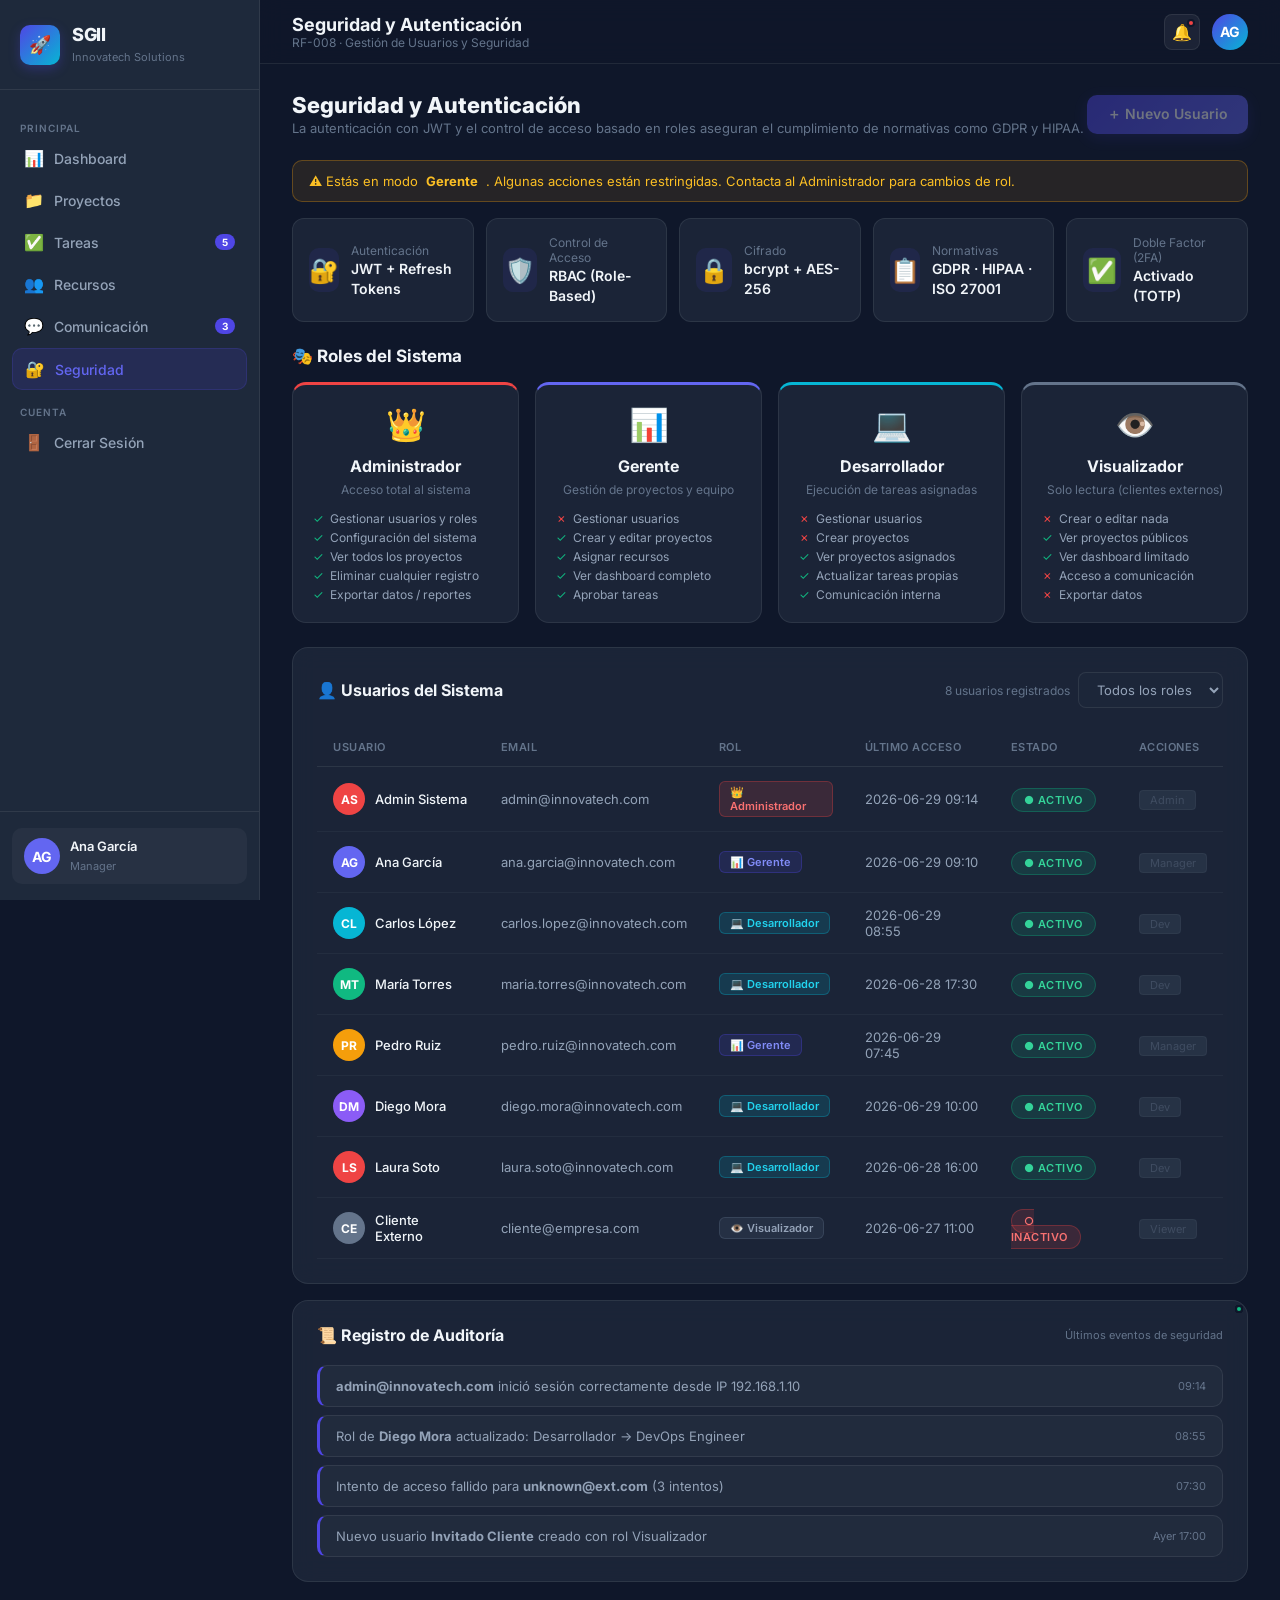
<file: frontend/security.html>
<!DOCTYPE html>
<html lang="es">
<head>
    <meta charset="UTF-8">
    <meta name="viewport" content="width=device-width, initial-scale=1.0">
    <title>Seguridad y Autenticación | SGII - Innovatech</title>
    <meta name="description" content="Panel de gestión de usuarios, roles y seguridad JWT del SGII de Innovatech Solutions.">
    <link rel="stylesheet" href="css/style.css">
    <script>
        // Definición global e inmediata de seguridad
        window.getCurrentUser = function() {
            return JSON.parse(localStorage.getItem('user') || '{"full_name":"Ana García","role":"manager","username":"ana.garcia"}');
        };
        window.hasPermission = function(action) {
            const user = getCurrentUser();
            const role = (user.role || 'viewer').toLowerCase();
            const perms = {
                admin:   ['manage_users', 'manage_roles', 'create_project', 'edit_project', 'delete_project', 'create_task', 'edit_task', 'delete_task', 'view_all_projects', 'view_dashboard', 'use_communication', 'assign_resources', 'approve_tasks', 'export_data', 'view_security'],
                manager: ['create_project', 'edit_project', 'create_task', 'edit_task', 'view_all_projects', 'view_dashboard', 'use_communication', 'assign_resources', 'approve_tasks', 'export_data'],
                dev:     ['view_assigned_projects', 'view_all_projects', 'create_task', 'edit_task', 'view_dashboard', 'use_communication'],
                viewer:  ['view_all_projects', 'view_dashboard']
            };
            return (perms[role] || []).includes(action);
        };
        window.denyAccess = function() {
            alert('🔒 Acceso restringido\n\nTu rol actual no tiene permisos suficientes para esta acción.');
        };
    </script>
</head>
<body>
<div class="app-layout">
    <div id="sidebarContainer"></div>

    <div class="main-content">
        <div id="topbarContainer"></div>

        <div class="page-content">
            <!-- Page Header -->
            <div class="page-header mb-24">
                <div class="page-header-text">
                    <h1>Seguridad y Autenticación</h1>
                    <p>La autenticación con JWT y el control de acceso basado en roles aseguran el cumplimiento de normativas como GDPR y HIPAA.</p>
                </div>
                <button id="btnNuevoUsuario" class="btn-primary" onclick="crearUsuario()">＋ Nuevo Usuario</button>
            </div>

            <!-- Security Info Cards -->
            <div class="security-info-cards mb-24">
                <div class="security-info-card">
                    <div class="security-info-icon">🔐</div>
                    <div class="security-info-text">
                        <span>Autenticación</span>
                        <strong>JWT + Refresh Tokens</strong>
                    </div>
                </div>
                <div class="security-info-card">
                    <div class="security-info-icon">🛡️</div>
                    <div class="security-info-text">
                        <span>Control de Acceso</span>
                        <strong>RBAC (Role-Based)</strong>
                    </div>
                </div>
                <div class="security-info-card">
                    <div class="security-info-icon">🔒</div>
                    <div class="security-info-text">
                        <span>Cifrado</span>
                        <strong>bcrypt + AES-256</strong>
                    </div>
                </div>
                <div class="security-info-card">
                    <div class="security-info-icon">📋</div>
                    <div class="security-info-text">
                        <span>Normativas</span>
                        <strong>GDPR · HIPAA · ISO 27001</strong>
                    </div>
                </div>
                <div class="security-info-card">
                    <div class="security-info-icon">✅</div>
                    <div class="security-info-text">
                        <span>Doble Factor (2FA)</span>
                        <strong>Activado (TOTP)</strong>
                    </div>
                </div>
            </div>

            <!-- Roles Section -->
            <div class="card-header mb-16" style="padding:0;">
                <span class="card-title" style="font-size:17px;">🎭 Roles del Sistema</span>
            </div>
            <div class="roles-grid mb-24">
                <div class="role-card" style="border-top:3px solid #ef4444;">
                    <div class="role-icon">👑</div>
                    <h3>Administrador</h3>
                    <p>Acceso total al sistema</p>
                    <div class="role-perms">
                        <div class="perm-item"><span class="check">✓</span> Gestionar usuarios y roles</div>
                        <div class="perm-item"><span class="check">✓</span> Configuración del sistema</div>
                        <div class="perm-item"><span class="check">✓</span> Ver todos los proyectos</div>
                        <div class="perm-item"><span class="check">✓</span> Eliminar cualquier registro</div>
                        <div class="perm-item"><span class="check">✓</span> Exportar datos / reportes</div>
                    </div>
                </div>
                <div class="role-card" style="border-top:3px solid #6366f1;">
                    <div class="role-icon">📊</div>
                    <h3>Gerente</h3>
                    <p>Gestión de proyectos y equipo</p>
                    <div class="role-perms">
                        <div class="perm-item"><span class="cross">✗</span> Gestionar usuarios</div>
                        <div class="perm-item"><span class="check">✓</span> Crear y editar proyectos</div>
                        <div class="perm-item"><span class="check">✓</span> Asignar recursos</div>
                        <div class="perm-item"><span class="check">✓</span> Ver dashboard completo</div>
                        <div class="perm-item"><span class="check">✓</span> Aprobar tareas</div>
                    </div>
                </div>
                <div class="role-card" style="border-top:3px solid #06b6d4;">
                    <div class="role-icon">💻</div>
                    <h3>Desarrollador</h3>
                    <p>Ejecución de tareas asignadas</p>
                    <div class="role-perms">
                        <div class="perm-item"><span class="cross">✗</span> Gestionar usuarios</div>
                        <div class="perm-item"><span class="cross">✗</span> Crear proyectos</div>
                        <div class="perm-item"><span class="check">✓</span> Ver proyectos asignados</div>
                        <div class="perm-item"><span class="check">✓</span> Actualizar tareas propias</div>
                        <div class="perm-item"><span class="check">✓</span> Comunicación interna</div>
                    </div>
                </div>
                <div class="role-card" style="border-top:3px solid #64748b;">
                    <div class="role-icon">👁️</div>
                    <h3>Visualizador</h3>
                    <p>Solo lectura (clientes externos)</p>
                    <div class="role-perms">
                        <div class="perm-item"><span class="cross">✗</span> Crear o editar nada</div>
                        <div class="perm-item"><span class="check">✓</span> Ver proyectos públicos</div>
                        <div class="perm-item"><span class="check">✓</span> Ver dashboard limitado</div>
                        <div class="perm-item"><span class="cross">✗</span> Acceso a comunicación</div>
                        <div class="perm-item"><span class="cross">✗</span> Exportar datos</div>
                    </div>
                </div>
            </div>

            <!-- Users Table -->
            <div class="card">
                <div class="card-header">
                    <span class="card-title">👤 Usuarios del Sistema</span>
                    <div style="display:flex;gap:8px;align-items:center;">
                        <span style="font-size:12px;color:var(--text-muted);" id="usersCountLabel">8 usuarios registrados</span>
                        <select class="filter-select" id="roleTableFilter" style="margin:0;">
                            <option value="">Todos los roles</option>
                            <option value="admin">Administrador</option>
                            <option value="manager">Gerente</option>
                            <option value="dev">Desarrollador</option>
                            <option value="viewer">Visualizador</option>
                        </select>
                    </div>
                </div>
                <div style="overflow-x:auto;">
                    <table class="users-table" id="usersTable">
                        <thead>
                            <tr>
                                <th>Usuario</th>
                                <th>Email</th>
                                <th>Rol</th>
                                <th>Último acceso</th>
                                <th>Estado</th>
                                <th>Acciones</th>
                            </tr>
                        </thead>
                        <tbody id="usersTableBody"></tbody>
                    </table>
                </div>
            </div>

            <!-- Security Audit Log -->
            <div class="card" style="margin-top:16px;">
                <div class="card-header">
                    <span class="card-title">📜 Registro de Auditoría</span>
                    <span style="font-size:11px;color:var(--text-muted);">Últimos eventos de seguridad</span>
                </div>
                <div class="notif-list" id="auditLog"></div>
            </div>
        </div>
    </div>
</div>

<!-- Modal Nuevo Usuario -->
<div id="userModal" class="modal">
    <div class="modal-content">
        <button class="close" onclick="document.getElementById('userModal').style.display='none'">&times;</button>
        <h2>Nuevo Usuario</h2>
        <form id="userModalForm">
            <div class="form-group">
                <label>Nombre Completo *</label>
                <input type="text" id="newFullName" placeholder="Ej: Juan Pérez" required>
            </div>
            <div class="form-group">
                <label>Nombre de Usuario (Login) *</label>
                <input type="text" id="newUsername" placeholder="Ej: juan.perez" required>
            </div>
            <div class="form-group">
                <label>Correo Electrónico *</label>
                <input type="email" id="newEmail" placeholder="usuario@innovatech.com" required>
            </div>
            <div class="form-row">
                <div class="form-group">
                    <label>Rol del Sistema</label>
                    <select id="newRole">
                        <option value="dev">Desarrollador</option>
                        <option value="manager">Gerente</option>
                        <option value="viewer">Visualizador</option>
                        <option value="admin">Administrador</option>
                    </select>
                </div>
                <div class="form-group">
                    <label>Contraseña Temporal</label>
                    <input type="password" id="newPassword" placeholder="Mín. 8 caracteres" required>
                </div>
            </div>
            <div class="form-group">
                <label style="display:flex;align-items:center;gap:8px;cursor:pointer;">
                    <input type="checkbox" checked style="width:auto;accent-color:var(--primary);">
                    Requerir cambio de contraseña en primer inicio
                </label>
            </div>
            <div class="form-group">
                <label style="display:flex;align-items:center;gap:8px;cursor:pointer;">
                    <input type="checkbox" style="width:auto;accent-color:var(--primary);">
                    Activar autenticación 2FA
                </label>
            </div>
            <button type="submit" class="btn-primary">Crear Usuario</button>
        </form>
    </div>
</div>

<script src="js/demo.js"></script>
<script>
    // Fallback de seguridad en caso de que demo.js esté cacheado por el navegador
    if (typeof hasPermission === 'undefined') {
        window.getCurrentUser = function() {
            return JSON.parse(localStorage.getItem('user') || '{"full_name":"Ana García","role":"manager","username":"ana.garcia"}');
        };
        window.hasPermission = function(action) {
            const user = getCurrentUser();
            const role = (user.role || 'viewer').toLowerCase();
            const perms = {
                admin:   ['manage_users', 'manage_roles', 'create_project', 'edit_project', 'delete_project', 'create_task', 'edit_task', 'delete_task', 'view_all_projects', 'view_dashboard', 'use_communication', 'assign_resources', 'approve_tasks', 'export_data', 'view_security'],
                manager: ['create_project', 'edit_project', 'create_task', 'edit_task', 'view_all_projects', 'view_dashboard', 'use_communication', 'assign_resources', 'approve_tasks', 'export_data'],
                dev:     ['view_assigned_projects', 'view_all_projects', 'create_task', 'edit_task', 'view_dashboard', 'use_communication'],
                viewer:  ['view_all_projects', 'view_dashboard']
            };
            return (perms[role] || []).includes(action);
        };
        window.denyAccess = function() {
            alert('🔒 Acceso restringido\n\nTu rol actual no tiene permisos suficientes para esta acción.');
        };
    }

    document.getElementById('sidebarContainer').innerHTML = buildSidebar('security');
    document.getElementById('topbarContainer').innerHTML = buildTopbar('Seguridad y Autenticación', 'RF-008 · Gestión de Usuarios y Seguridad');

    let users = [];

    const roleBadgeMap = {
        admin: '<span class="security-badge badge-admin">👑 Administrador</span>',
        manager: '<span class="security-badge badge-manager">📊 Gerente</span>',
        dev: '<span class="security-badge badge-dev">💻 Desarrollador</span>',
        viewer: '<span class="security-badge badge-viewer">👁️ Visualizador</span>'
    };

    async function loadUsersData() {
        try {
            const data = await apiRequest('/users/');
            if (data && data.length > 0) {
                users = data.map(u => {
                    let formattedDate = 'Sin acceso reciente';
                    try {
                        if (u.created_at) {
                            formattedDate = formatDate(u.created_at);
                        }
                    } catch (e) {
                        console.warn(e);
                    }
                    const roleVal = (u.role || 'dev').toLowerCase();
                    return {
                        id: u.id,
                        name: u.full_name || u.username,
                        email: u.email,
                        role: roleVal,
                        last_login: formattedDate,
                        status: u.is_active !== false ? 'active' : 'inactive',
                        initials: getInitials(u.full_name || u.username),
                        color: roleVal === 'admin' ? '#ef4444' : roleVal === 'manager' ? '#6366f1' : '#06b6d4'
                    };
                });
            } else {
                users = [...DEMO_USERS];
            }
        } catch (err) {
            console.error("Error loading users data:", err);
            users = [...DEMO_USERS];
        }
        renderUsers(users);
        document.getElementById('usersCountLabel').textContent = `${users.length} usuarios registrados`;
    }

    function renderUsers(list) {
        const canManage = hasPermission('manage_roles');
        document.getElementById('usersTableBody').innerHTML = list.map(u => {
            const roleKey = (u.role || 'dev').toLowerCase();
            const badge = roleBadgeMap[roleKey] || `<span class="security-badge badge-dev">${roleKey}</span>`;
            return `
            <tr>
                <td>
                    <div class="user-cell">
                        <div class="avatar" style="background:${u.color || '#06b6d4'};width:32px;height:32px;font-size:12px;">${u.initials || 'U'}</div>
                        <span style="color:var(--text-primary);font-weight:500;">${escapeHtml(u.name)}</span>
                    </div>
                </td>
                <td>${escapeHtml(u.email)}</td>
                <td>${badge}</td>
                <td>${u.last_login}</td>
                <td>
                    <span class="status-badge ${u.status === 'active' ? 'status-active' : 'status-cancelled'}">
                        ${u.status === 'active' ? '● Activo' : '○ Inactivo'}
                    </span>
                </td>
                <td>
                    ${canManage
                        ? `<select onchange="updateUserRole(${u.id}, this.value)" style="background:var(--dark-3);color:var(--text-primary);border:1px solid var(--border);padding:2px 6px;border-radius:4px;font-size:11px;">
                                <option value="dev" ${roleKey==='dev'?'selected':''}>Dev</option>
                                <option value="manager" ${roleKey==='manager'?'selected':''}>Manager</option>
                                <option value="admin" ${roleKey==='admin'?'selected':''}>Admin</option>
                                <option value="viewer" ${roleKey==='viewer'?'selected':''}>Viewer</option>
                           </select>`
                        : `<span title="🔒 Solo Administradores pueden cambiar roles"
                                style="background:var(--dark-3);color:var(--text-muted);border:1px solid var(--border);padding:2px 10px;border-radius:4px;font-size:11px;opacity:0.5;cursor:not-allowed;text-transform:capitalize;">
                                ${roleKey}
                           </span>`
                    }
                </td>
            </tr>`;
        }).join('');
    }

    async function updateUserRole(userId, newRole) {
        // RBAC: solo admins pueden cambiar roles
        if (!hasPermission('manage_roles')) {
            denyAccess('manage_roles');
            loadUsersData(); // revertir visualmente
            return;
        }
        const res = await apiRequest(`/users/${userId}/role?role=${newRole}`, { method: 'PUT' });
        if (res || DEMO_MODE) {
            // Actualizar en demo local
            const u = users.find(u => u.id === userId);
            if (u) u.role = newRole.toLowerCase();
            // Agregar al log de auditoría
            const auditLog = document.getElementById('auditLog');
            const now = new Date().toLocaleTimeString('es-CL',{hour:'2-digit',minute:'2-digit'});
            const roleLabels = { admin:'Administrador', manager:'Gerente', dev:'Desarrollador', viewer:'Visualizador' };
            const newEntry = document.createElement('div');
            newEntry.className = 'notif-item unread';
            newEntry.innerHTML = `<div class="notif-dot blue"></div><p>Rol de <strong>${users.find(u=>u.id===userId)?.name || 'Usuario'}</strong> cambiado a <strong>${roleLabels[newRole] || newRole}</strong></p><span>${now}</span>`;
            auditLog.prepend(newEntry);
            
            // Actualizar en DEMO_USERS si estamos en modo demo
            if (DEMO_MODE) {
                const demoUser = DEMO_USERS.find(du => du.id === userId);
                if (demoUser) demoUser.role = newRole.toLowerCase();
            }
            renderUsers(users);
        } else {
            alert('Error al actualizar el rol.');
            loadUsersData();
        }
    }

    document.getElementById('roleTableFilter').addEventListener('change', function() {
        const val = this.value;
        renderUsers(val ? users.filter(u => u.role === val) : users);
    });

    // Función crearUsuario (RBAC-protegida)
    function crearUsuario() {
        if (!hasPermission('manage_users')) { denyAccess('manage_users'); return; }
        document.getElementById('userModal').style.display = 'flex';
    }

    // Formulario de creación de usuario
    document.getElementById('userModalForm').addEventListener('submit', async function(e) {
        e.preventDefault();
        const rawRole = document.getElementById('newRole').value;
        const data = {
            username: document.getElementById('newUsername').value,
            email: document.getElementById('newEmail').value,
            full_name: document.getElementById('newFullName').value,
            password: document.getElementById('newPassword').value,
            role: rawRole.toLowerCase()
        };

        const res = await apiRequest('/users/', {
            method: 'POST',
            body: JSON.stringify(data)
        });

        if (res || DEMO_MODE) {
            // Guardar localmente en DEMO_USERS si no hay backend activo
            if (DEMO_MODE || !res) {
                const newId = DEMO_USERS.length ? Math.max(...DEMO_USERS.map(du=>du.id)) + 1 : 1;
                const initials = data.full_name.split(' ').map(n=>n[0]).join('').toUpperCase();
                DEMO_USERS.push({
                    id: newId,
                    name: data.full_name,
                    email: data.email,
                    role: data.role,
                    last_login: 'Nunca',
                    status: 'active',
                    initials: initials || 'U',
                    color: data.role === 'admin' ? '#ef4444' : data.role === 'manager' ? '#6366f1' : '#06b6d4'
                });
            }
            document.getElementById('userModal').style.display = 'none';
            document.getElementById('userModalForm').reset();
            loadUsersData().then(() => applySecurityRBAC());
        } else {
            alert('Error al crear usuario. Comprueba permisos.');
        }
    });

    // Audit log
    const auditEvents = [
        { dot: 'green', text: '<strong>admin@innovatech.com</strong> inició sesión correctamente desde IP 192.168.1.10', time: '09:14' },
        { dot: 'blue', text: 'Rol de <strong>Diego Mora</strong> actualizado: Desarrollador → DevOps Engineer', time: '08:55' },
        { dot: 'yellow', text: 'Intento de acceso fallido para <strong>unknown@ext.com</strong> (3 intentos)', time: '07:30' },
        { dot: 'green', text: 'Nuevo usuario <strong>Invitado Cliente</strong> creado con rol Visualizador', time: 'Ayer 17:00' },
    ];

    document.getElementById('auditLog').innerHTML = auditEvents.map(a => `
        <div class="notif-item unread">
            <div class="notif-dot ${a.dot}"></div>
            <p>${a.text}</p>
            <span>${a.time}</span>
        </div>`).join('');

    window.addEventListener('click', e => { if (e.target.id === 'userModal') document.getElementById('userModal').style.display = 'none'; });

    // ===== RBAC: aplicar restricciones segun rol =====
    function applySecurityRBAC() {
        // Asegurar que el filtro inicia en "Todos los roles"
        document.getElementById('roleTableFilter').value = "";
        
        const isAdmin = hasPermission('manage_users');
        // Boton Nuevo Usuario
        const btnNuevo = document.getElementById('btnNuevoUsuario');
        if (!isAdmin) {
            btnNuevo.disabled = true;
            btnNuevo.title = '🔒 Solo Administradores pueden crear usuarios';
            btnNuevo.style.cssText += ';opacity:0.4;cursor:not-allowed;';
            btnNuevo.onclick = () => denyAccess('manage_users');
        } else {
            btnNuevo.onclick = () => { document.getElementById('userModal').style.display = 'flex'; };
        }
        // Selectores de cambio de rol en la tabla
        if (!isAdmin) {
            document.querySelectorAll('#usersTableBody select').forEach(sel => {
                sel.disabled = true;
                sel.title = '🔒 Solo Administradores pueden cambiar roles';
                sel.style.opacity = '0.4';
                sel.style.cursor = 'not-allowed';
            });
        }
        // Banner informativo si no es admin
        if (!isAdmin) {
            const user = getCurrentUser();
            const roleLabels = { manager:'Gerente', dev:'Desarrollador', viewer:'Visualizador' };
            const banner = document.createElement('div');
            banner.style.cssText = 'background:rgba(245,158,11,0.1);border:1px solid rgba(245,158,11,0.3);border-radius:10px;padding:12px 16px;margin-bottom:16px;font-size:13px;color:#fbbf24;display:flex;align-items:center;gap:8px;';
            banner.innerHTML = `⚠️ Estás en modo <strong>${roleLabels[user.role] || user.role}</strong>. Algunas acciones están restringidas. Contacta al Administrador para cambios de rol.`;
            document.querySelector('.page-content').insertBefore(banner, document.querySelector('.security-info-cards'));
        }
    }

    loadUsersData().then(() => applySecurityRBAC());
</script>
</body>
</html>
</file>
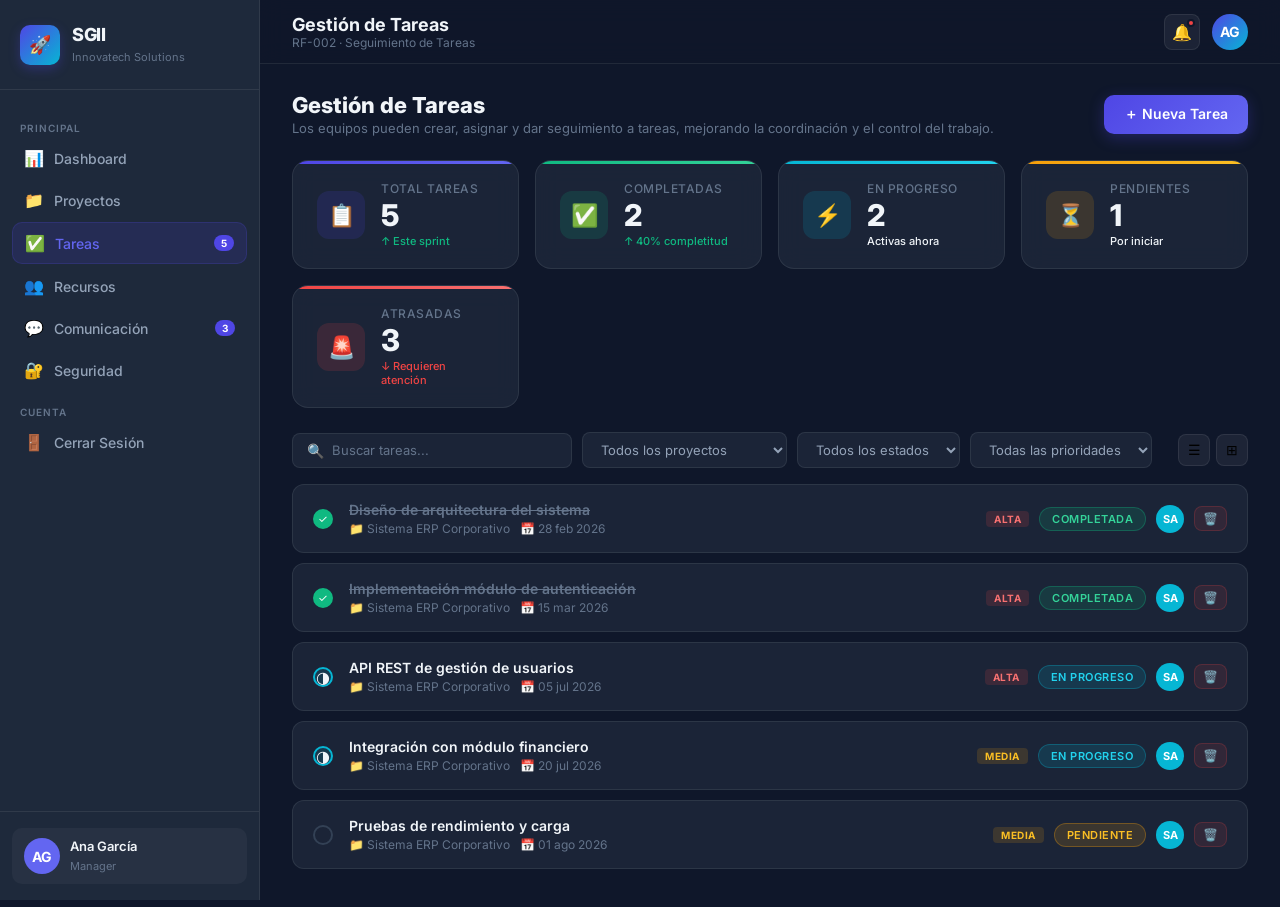
<file: frontend/tasks.html>
<!DOCTYPE html>
<html lang="es">
<head>
    <meta charset="UTF-8">
    <meta name="viewport" content="width=device-width, initial-scale=1.0">
    <title>Gestión de Tareas | SGII - Innovatech</title>
    <meta name="description" content="Crea, asigna y da seguimiento a tareas de proyectos en el SGII de Innovatech Solutions.">
    <link rel="stylesheet" href="css/style.css">
    <script>
        // Definición global e inmediata de seguridad
        window.getCurrentUser = function() {
            return JSON.parse(localStorage.getItem('user') || '{"full_name":"Ana García","role":"manager","username":"ana.garcia"}');
        };
        window.hasPermission = function(action) {
            const user = getCurrentUser();
            const role = (user.role || 'viewer').toLowerCase();
            const perms = {
                admin:   ['manage_users', 'manage_roles', 'create_project', 'edit_project', 'delete_project', 'create_task', 'edit_task', 'delete_task', 'view_all_projects', 'view_dashboard', 'use_communication', 'assign_resources', 'approve_tasks', 'export_data', 'view_security'],
                manager: ['create_project', 'edit_project', 'create_task', 'edit_task', 'view_all_projects', 'view_dashboard', 'use_communication', 'assign_resources', 'approve_tasks', 'export_data'],
                dev:     ['view_assigned_projects', 'view_all_projects', 'create_task', 'edit_task', 'view_dashboard', 'use_communication'],
                viewer:  ['view_all_projects', 'view_dashboard']
            };
            return (perms[role] || []).includes(action);
        };
        window.denyAccess = function() {
            alert('🔒 Acceso restringido\n\nTu rol actual no tiene permisos suficientes para esta acción.');
        };
    </script>
</head>
<body>
<div class="app-layout">
    <div id="sidebarContainer"></div>

    <div class="main-content">
        <div id="topbarContainer"></div>

        <div class="page-content">
            <!-- Page Header -->
            <div class="page-header mb-24">
                <div class="page-header-text">
                    <h1>Gestión de Tareas</h1>
                    <p>Los equipos pueden crear, asignar y dar seguimiento a tareas, mejorando la coordinación y el control del trabajo.</p>
                </div>
                <button id="newTaskBtn" class="btn-primary">＋ Nueva Tarea</button>
            </div>

            <!-- Stats -->
            <div class="stats-grid mb-24">
                <div class="stat-card blue">
                    <div class="stat-icon-wrap blue">📋</div>
                    <div class="stat-content">
                        <h3>Total Tareas</h3>
                        <p class="stat-number" id="statTotalTasks">0</p>
                        <p class="stat-trend up">↑ Este sprint</p>
                    </div>
                </div>
                <div class="stat-card green">
                    <div class="stat-icon-wrap green">✅</div>
                    <div class="stat-content">
                        <h3>Completadas</h3>
                        <p class="stat-number" id="statCompletedTasks">0</p>
                        <p class="stat-trend up" id="statCompletedPercent">0% completitud</p>
                    </div>
                </div>
                <div class="stat-card cyan">
                    <div class="stat-icon-wrap cyan">⚡</div>
                    <div class="stat-content">
                        <h3>En Progreso</h3>
                        <p class="stat-number" id="statInProgressTasks">0</p>
                        <p class="stat-trend">Activas ahora</p>
                    </div>
                </div>
                <div class="stat-card yellow">
                    <div class="stat-icon-wrap yellow">⏳</div>
                    <div class="stat-content">
                        <h3>Pendientes</h3>
                        <p class="stat-number" id="statPendingTasks">0</p>
                        <p class="stat-trend">Por iniciar</p>
                    </div>
                </div>
                <div class="stat-card red">
                    <div class="stat-icon-wrap red">🚨</div>
                    <div class="stat-content">
                        <h3>Atrasadas</h3>
                        <p class="stat-number" id="statOverdueTasks">0</p>
                        <p class="stat-trend down">↓ Requieren atención</p>
                    </div>
                </div>
            </div>

            <!-- View Toggle + Filters -->
            <div class="filters-bar mb-16">
                <div class="search-input-wrap">
                    <span>🔍</span>
                    <input type="text" id="taskSearch" placeholder="Buscar tareas...">
                </div>
                <select class="filter-select" id="projectFilter">
                    <option value="">Todos los proyectos</option>
                    <option value="1" selected>ERP Corporativo</option>
                    <option value="2">App Móvil v2.0</option>
                    <option value="3">Migración BD</option>
                </select>
                <select class="filter-select" id="statusTaskFilter">
                    <option value="">Todos los estados</option>
                    <option value="pending">Pendiente</option>
                    <option value="in_progress">En Progreso</option>
                    <option value="done">Completada</option>
                </select>
                <select class="filter-select" id="priorityFilter">
                    <option value="">Todas las prioridades</option>
                    <option value="high">Alta</option>
                    <option value="medium">Media</option>
                    <option value="low">Baja</option>
                </select>
                <div style="display:flex;gap:6px;margin-left:auto;">
                    <button class="btn-icon view-btn active-view" id="listViewBtn" title="Vista lista" onclick="switchView('list')">☰</button>
                    <button class="btn-icon view-btn" id="kanbanViewBtn" title="Vista Kanban" onclick="switchView('kanban')">⊞</button>
                </div>
            </div>

            <!-- LIST VIEW -->
            <div id="listView">
                <div id="tasksList"></div>
            </div>

            <!-- KANBAN VIEW -->
            <div id="kanbanView" style="display:none;">
                <div class="kanban-board">
                    <div class="kanban-col">
                        <div class="kanban-col-header">
                            <div class="kanban-col-title"><span class="col-dot" style="background:#f59e0b;"></span>Pendiente</div>
                            <span class="col-count" id="k-pending-count">0</span>
                        </div>
                        <div id="k-pending"></div>
                    </div>
                    <div class="kanban-col">
                        <div class="kanban-col-header">
                            <div class="kanban-col-title"><span class="col-dot" style="background:#06b6d4;"></span>En Progreso</div>
                            <span class="col-count" id="k-progress-count">0</span>
                        </div>
                        <div id="k-progress"></div>
                    </div>
                    <div class="kanban-col">
                        <div class="kanban-col-header">
                            <div class="kanban-col-title"><span class="col-dot" style="background:#a78bfa;"></span>Revisión</div>
                            <span class="col-count" id="k-review-count">0</span>
                        </div>
                        <div id="k-review"></div>
                    </div>
                    <div class="kanban-col">
                        <div class="kanban-col-header">
                            <div class="kanban-col-title"><span class="col-dot" style="background:#10b981;"></span>Completada</div>
                            <span class="col-count" id="k-done-count">0</span>
                        </div>
                        <div id="k-done"></div>
                    </div>
                </div>
            </div>
        </div>
    </div>
</div>

<!-- Modal Nueva Tarea -->
<div id="taskModal" class="modal">
    <div class="modal-content">
        <button class="close" onclick="document.getElementById('taskModal').style.display='none'">&times;</button>
        <h2>Nueva Tarea</h2>
        <form id="taskForm">
            <div class="form-group">
                <label for="taskTitle">Título de la Tarea *</label>
                <input type="text" id="taskTitle" placeholder="Ej: Implementar módulo de login" required>
            </div>
            <div class="form-group">
                <label for="taskDesc">Descripción</label>
                <textarea id="taskDesc" rows="2" placeholder="Describe los criterios de aceptación..."></textarea>
            </div>
            <div class="form-row">
                <div class="form-group">
                    <label for="taskProject">Proyecto</label>
                    <select id="taskProject">
                        <option value="1">ERP Corporativo</option>
                        <option value="2">App Móvil v2.0</option>
                        <option value="3">Migración BD</option>
                    </select>
                </div>
                <div class="form-group">
                    <label for="taskStatus">Estado</label>
                    <select id="taskStatus">
                        <option value="pending">Pendiente</option>
                        <option value="in_progress">En Progreso</option>
                        <option value="done">Completada</option>
                    </select>
                </div>
            </div>
            <div class="form-row">
                <div class="form-group">
                    <label for="taskPriority">Prioridad</label>
                    <select id="taskPriority">
                        <option value="high">Alta</option>
                        <option value="medium">Media</option>
                        <option value="low">Baja</option>
                    </select>
                </div>
                <div class="form-group">
                    <label for="taskDue">Fecha Límite</label>
                    <input type="date" id="taskDue">
                </div>
            </div>
            <div class="form-group">
                <label for="taskAssignee">Responsable</label>
                <select id="taskAssignee">
                    <option>Ana García</option>
                    <option>Carlos López</option>
                    <option>María Torres</option>
                    <option>Pedro Ruiz</option>
                    <option>Laura Soto</option>
                    <option>Diego Mora</option>
                </select>
            </div>
            <button type="submit" class="btn-primary">Crear Tarea</button>
        </form>
    </div>
</div>

<script src="js/demo.js"></script>
<script>
    // Fallback de seguridad en caso de que demo.js esté cacheado por el navegador
    if (typeof hasPermission === 'undefined') {
        window.getCurrentUser = function() {
            return JSON.parse(localStorage.getItem('user') || '{"full_name":"Ana García","role":"manager","username":"ana.garcia"}');
        };
        window.hasPermission = function(action) {
            const user = getCurrentUser();
            const role = (user.role || 'viewer').toLowerCase();
            const perms = {
                admin:   ['manage_users', 'manage_roles', 'create_project', 'edit_project', 'delete_project', 'create_task', 'edit_task', 'delete_task', 'view_all_projects', 'view_dashboard', 'use_communication', 'assign_resources', 'approve_tasks', 'export_data', 'view_security'],
                manager: ['create_project', 'edit_project', 'create_task', 'edit_task', 'view_all_projects', 'view_dashboard', 'use_communication', 'assign_resources', 'approve_tasks', 'export_data'],
                dev:     ['view_assigned_projects', 'view_all_projects', 'create_task', 'edit_task', 'view_dashboard', 'use_communication'],
                viewer:  ['view_all_projects', 'view_dashboard']
            };
            return (perms[role] || []).includes(action);
        };
        window.denyAccess = function() {
            alert('🔒 Acceso restringido\n\nTu rol actual no tiene permisos suficientes para esta acción.');
        };
    }

    document.getElementById('sidebarContainer').innerHTML = buildSidebar('tasks');
    document.getElementById('topbarContainer').innerHTML = buildTopbar('Gestión de Tareas', 'RF-002 · Seguimiento de Tareas');

    let tasks = [];
    let projectsList = [];
    let usersList = [];
    let currentView = 'list';

    async function loadInitialData() {
        const currentUser = getCurrentUser();

        // Cargar proyectos (fallback a DEMO_PROJECTS si el backend no responde)
        const projs = await apiRequest('/projects/');
        projectsList = (projs && projs.length) ? projs : DEMO_PROJECTS;
        const filterEl = document.getElementById('projectFilter');
        const formEl  = document.getElementById('taskProject');
        let filterHtml = '<option value="">Todos los proyectos</option>';
        let formHtml = '';
        projectsList.forEach(p => {
            const name = escapeHtml(p.name);
            filterHtml += `<option value="${p.id}">${name}</option>`;
            formHtml   += `<option value="${p.id}">${name}</option>`;
        });
        filterEl.innerHTML = filterHtml;
        formEl.innerHTML   = formHtml;

        // Cargar usuarios (fallback a DEMO_USERS si el backend no responde)
        const usersData = await apiRequest('/users/');
        usersList = (usersData && usersData.length) ? usersData : DEMO_USERS;
        const assigneeEl = document.getElementById('taskAssignee');
        let assigneesHtml = '<option value="">Sin Asignar</option>';
        usersList.forEach(u => {
            const name = u.full_name || u.name || u.username;
            // Pre-seleccionar al usuario logueado
            const selected = name === (currentUser.full_name || currentUser.username) ? 'selected' : '';
            assigneesHtml += `<option value="${u.id || name}" ${selected}>${escapeHtml(name)}</option>`;
        });
        assigneeEl.innerHTML = assigneesHtml;

        await loadTasks();
    }

    async function loadTasks() {
        const data = await apiRequest('/tasks/');
        if (data && data.length > 0) {
            tasks = data;
        } else {
            tasks = [...DEMO_TASKS];
        }
        applyFilters();
    }

    function getPriorityLabel(p) { return {high:'Alta',medium:'Media',low:'Baja'}[p]||p; }

    function renderList(list) {
        const el = document.getElementById('tasksList');
        if (!list.length) { el.innerHTML = '<div class="card" style="text-align:center;padding:32px;"><p style="color:var(--text-muted);">No se encontraron tareas.</p></div>'; return; }
        el.innerHTML = list.map(t => {
            const projName = projectsList.find(p=>p.id===t.project_id)?.name || 'Proyecto';
            const assigneeName = t.assignee?.full_name || t.assignee?.username || 'Sin Asignar';
            const initial = getInitials(assigneeName);
            const color = t.assignee ? '#06b6d4' : '#64748b';
            
            return `
            <div class="task-item">
                <div class="task-checkbox ${t.status === 'done' ? 'done' : t.status === 'in_progress' ? 'progress' : ''}" onclick="toggleTaskStatus(${t.id}, '${t.status}')">
                    ${t.status === 'done' ? '✓' : t.status === 'in_progress' ? '◑' : ''}
                </div>
                <div class="task-info">
                    <h4 class="${t.status === 'done' ? 'done-text' : ''}">${escapeHtml(t.title)}</h4>
                    <p>
                        <span>📁 ${escapeHtml(projName)}</span>
                        <span>📅 ${formatDate(t.due_date)}</span>
                    </p>
                </div>
                <div class="task-meta">
                    <span class="priority-badge priority-${t.priority}">${getPriorityLabel(t.priority)}</span>
                    <span class="status-badge status-${t.status}">${getStatusLabel(t.status)}</span>
                    <div class="assignee-avatar" style="background:${color};" title="${assigneeName}">${initial}</div>
                    <button class="btn-delete" style="padding:4px 8px;" onclick="deleteTask(${t.id})">🗑️</button>
                </div>
            </div>`;
        }).join('');
    }

    async function toggleTaskStatus(id, currentStatus) {
        if (!hasPermission('edit_task')) { denyAccess('edit_task'); return; }
        let newStatus = 'in_progress';
        if (currentStatus === 'pending') newStatus = 'in_progress';
        else if (currentStatus === 'in_progress') newStatus = 'done';
        else if (currentStatus === 'done') newStatus = 'pending';

        const res = await apiRequest(`/tasks/${id}`, {
            method: 'PUT',
            body: JSON.stringify({ status: newStatus })
        });
        if (res || DEMO_MODE) {
            loadTasks();
        }
    }

    async function deleteTask(id) {
        if (!hasPermission('delete_task')) { denyAccess('delete_task'); return; }
        if (!confirm('¿Estás seguro de eliminar esta tarea?')) return;
        const res = await apiRequest(`/tasks/${id}`, { method: 'DELETE' });
        if (res || DEMO_MODE) {
            loadTasks();
        }
    }

    function renderKanban(list) {
        const groups = { pending: [], in_progress: [], review: [], done: [] };
        list.forEach(t => { if (groups[t.status] !== undefined) groups[t.status].push(t); else groups.pending.push(t); });
        ['pending','in_progress','review','done'].forEach(col => {
            const colKey = col === 'in_progress' ? 'progress' : col;
            const el = document.getElementById(`k-${colKey}`);
            document.getElementById(`k-${colKey}-count`).textContent = groups[col].length;
            el.innerHTML = groups[col].map(t => {
                const assigneeName = t.assignee?.full_name || t.assignee?.username || 'Sin Asignar';
                return `
                <div class="kanban-card">
                    <h4>${escapeHtml(t.title)}</h4>
                    <p>${escapeHtml(t.description || '')}</p>
                    <div class="kanban-card-footer">
                        <span class="priority-badge priority-${t.priority}">${getPriorityLabel(t.priority)}</span>
                        <div class="assignee-avatar" style="background:#06b6d4;width:24px;height:24px;font-size:10px;" title="${assigneeName}">${getInitials(assigneeName)}</div>
                    </div>
                </div>`;
            }).join('');
        });
    }

    function applyFilters() {
        const search = document.getElementById('taskSearch').value.toLowerCase();
        const proj = document.getElementById('projectFilter').value;
        const status = document.getElementById('statusTaskFilter').value;
        const prio = document.getElementById('priorityFilter').value;
        const list = tasks.filter(t =>
            (!search || t.title.toLowerCase().includes(search)) &&
            (!proj || t.project_id == proj) &&
            (!status || t.status === status) &&
            (!prio || t.priority === prio)
        );

        // Calcular estadísticas basadas en los filtros aplicados
        const total = list.length;
        const completed = list.filter(t => t.status === 'done').length;
        const inProgress = list.filter(t => t.status === 'in_progress').length;
        const pending = list.filter(t => t.status === 'pending').length;
        
        // Tareas atrasadas: que tengan fecha límite vencida y no estén 'done'
        const todayStr = new Date().toISOString().split('T')[0];
        const overdue = list.filter(t => t.status !== 'done' && t.due_date && t.due_date.split('T')[0] < todayStr).length;

        const percent = total > 0 ? Math.round((completed / total) * 100) : 0;

        // Renderizar estadísticas dinámicamente
        document.getElementById('statTotalTasks').textContent = total;
        document.getElementById('statCompletedTasks').textContent = completed;
        document.getElementById('statCompletedPercent').textContent = `↑ ${percent}% completitud`;
        document.getElementById('statInProgressTasks').textContent = inProgress;
        document.getElementById('statPendingTasks').textContent = pending;
        document.getElementById('statOverdueTasks').textContent = overdue;

        if (currentView === 'list') renderList(list);
        else renderKanban(list);
    }

    function switchView(v) {
        currentView = v;
        document.getElementById('listView').style.display = v === 'list' ? 'block' : 'none';
        document.getElementById('kanbanView').style.display = v === 'kanban' ? 'block' : 'none';
        applyFilters();
    }

    document.getElementById('newTaskBtn').addEventListener('click', () => {
        if (!hasPermission('create_task')) { denyAccess('create_task'); return; }
        document.getElementById('taskModal').style.display = 'flex';
    });

    // RBAC visual: atenuar botón si no tiene permiso
    if (!hasPermission('create_task')) {
        const btn = document.getElementById('newTaskBtn');
        btn.style.opacity = '0.4';
        btn.style.cursor = 'not-allowed';
        btn.title = '🔒 Tu rol no permite crear tareas';
    }

    document.getElementById('taskForm').addEventListener('submit', async function(e) {
        e.preventDefault();
        const assigneeVal = document.getElementById('taskAssignee').value;
        const data = {
            project_id: parseInt(document.getElementById('taskProject').value),
            title: document.getElementById('taskTitle').value,
            description: document.getElementById('taskDesc').value,
            status: document.getElementById('taskStatus').value,
            priority: document.getElementById('taskPriority').value,
            assignee_id: assigneeVal ? parseInt(assigneeVal) : null,
            due_date: document.getElementById('taskDue').value ? new Date(document.getElementById('taskDue').value).toISOString() : null
        };
        const res = await apiRequest('/tasks/', {
            method: 'POST',
            body: JSON.stringify(data)
        });
        if (res || DEMO_MODE) {
            document.getElementById('taskModal').style.display = 'none';
            document.getElementById('taskForm').reset();
            loadTasks();
        } else {
            alert('Error al crear tarea');
        }
    });

    ['taskSearch','projectFilter','statusTaskFilter','priorityFilter'].forEach(id => {
        document.getElementById(id).addEventListener('change', applyFilters);
        document.getElementById(id).addEventListener('input', applyFilters);
    });

    window.addEventListener('click', e => { if (e.target.id === 'taskModal') document.getElementById('taskModal').style.display = 'none'; });

    loadInitialData();
</script>
</body>
</html>
</file>
<file: frontend/css/style.css>
@import url('https://fonts.googleapis.com/css2?family=Inter:wght@300;400;500;600;700;800&display=swap');

* {
    margin: 0;
    padding: 0;
    box-sizing: border-box;
}

:root {
    --primary: #4f46e5;
    --primary-light: #6366f1;
    --primary-dark: #3730a3;
    --secondary: #06b6d4;
    --success: #10b981;
    --warning: #f59e0b;
    --danger: #ef4444;
    --dark: #0f172a;
    --dark-2: #1e293b;
    --dark-3: #334155;
    --text-primary: #f1f5f9;
    --text-secondary: #94a3b8;
    --text-muted: #64748b;
    --border: rgba(255,255,255,0.08);
    --card-bg: rgba(30, 41, 59, 0.8);
    --sidebar-width: 260px;
}

body {
    font-family: 'Inter', 'Segoe UI', sans-serif;
    background: var(--dark);
    color: var(--text-primary);
    min-height: 100vh;
}

/* ===== SCROLLBAR ===== */
::-webkit-scrollbar { width: 6px; }
::-webkit-scrollbar-track { background: var(--dark-2); }
::-webkit-scrollbar-thumb { background: var(--dark-3); border-radius: 3px; }

/* ===== LOGIN PAGE ===== */
.login-container {
    display: flex;
    justify-content: center;
    align-items: center;
    min-height: 100vh;
    background: radial-gradient(ellipse at 20% 50%, rgba(79,70,229,0.3) 0%, transparent 50%),
                radial-gradient(ellipse at 80% 20%, rgba(6,182,212,0.2) 0%, transparent 50%),
                var(--dark);
    position: relative;
    overflow: hidden;
}

.login-container::before {
    content: '';
    position: absolute;
    width: 600px; height: 600px;
    background: rgba(79,70,229,0.05);
    border-radius: 50%;
    top: -200px; right: -200px;
    animation: float 8s ease-in-out infinite;
}

.login-container::after {
    content: '';
    position: absolute;
    width: 400px; height: 400px;
    background: rgba(6,182,212,0.05);
    border-radius: 50%;
    bottom: -100px; left: -100px;
    animation: float 6s ease-in-out infinite reverse;
}

@keyframes float {
    0%, 100% { transform: translateY(0px); }
    50% { transform: translateY(-20px); }
}

.login-box {
    background: var(--card-bg);
    backdrop-filter: blur(20px);
    padding: 48px;
    border-radius: 24px;
    box-shadow: 0 25px 80px rgba(0,0,0,0.5), 0 0 0 1px var(--border);
    width: 100%;
    max-width: 420px;
    position: relative;
    z-index: 1;
    animation: slideUp 0.5s ease;
}

@keyframes slideUp {
    from { opacity: 0; transform: translateY(30px); }
    to { opacity: 1; transform: translateY(0); }
}

.login-header {
    text-align: center;
    margin-bottom: 36px;
}

.login-logo {
    display: inline-flex;
    align-items: center;
    justify-content: center;
    width: 64px; height: 64px;
    background: linear-gradient(135deg, var(--primary), var(--secondary));
    border-radius: 16px;
    font-size: 28px;
    margin-bottom: 16px;
    box-shadow: 0 8px 24px rgba(79,70,229,0.4);
}

.login-header h1 {
    color: var(--text-primary);
    font-size: 28px;
    font-weight: 800;
    letter-spacing: -0.5px;
}

.login-header p {
    color: var(--text-secondary);
    font-size: 14px;
    margin-top: 6px;
}

.form-group {
    margin-bottom: 20px;
}

.form-group label {
    display: block;
    margin-bottom: 8px;
    font-weight: 500;
    font-size: 13px;
    color: var(--text-secondary);
    text-transform: uppercase;
    letter-spacing: 0.5px;
}

.form-group input,
.form-group select,
.form-group textarea {
    width: 100%;
    padding: 12px 16px;
    background: rgba(255,255,255,0.05);
    border: 1px solid var(--border);
    border-radius: 10px;
    font-size: 14px;
    color: var(--text-primary);
    transition: all 0.3s;
    font-family: 'Inter', sans-serif;
}

.form-group input::placeholder,
.form-group textarea::placeholder {
    color: var(--text-muted);
}

.form-group input:focus,
.form-group select:focus,
.form-group textarea:focus {
    border-color: var(--primary);
    outline: none;
    background: rgba(79,70,229,0.1);
    box-shadow: 0 0 0 3px rgba(79,70,229,0.15);
}

.form-group select option {
    background: var(--dark-2);
    color: var(--text-primary);
}

.btn-primary {
    width: 100%;
    padding: 13px;
    background: linear-gradient(135deg, var(--primary), var(--primary-light));
    color: white;
    border: none;
    border-radius: 10px;
    font-size: 15px;
    font-weight: 600;
    cursor: pointer;
    transition: all 0.3s;
    font-family: 'Inter', sans-serif;
    box-shadow: 0 4px 15px rgba(79,70,229,0.3);
}

.btn-primary:hover {
    transform: translateY(-2px);
    box-shadow: 0 8px 25px rgba(79,70,229,0.4);
}

.btn-primary:active { transform: translateY(0); }

.btn-secondary {
    padding: 8px 16px;
    background: rgba(255,255,255,0.08);
    color: var(--text-primary);
    border: 1px solid var(--border);
    border-radius: 8px;
    font-size: 13px;
    font-weight: 500;
    cursor: pointer;
    transition: all 0.2s;
    font-family: 'Inter', sans-serif;
}

.btn-secondary:hover {
    background: rgba(255,255,255,0.12);
    transform: translateY(-1px);
}

.register-link {
    text-align: center;
    margin-top: 20px;
    font-size: 13px;
    color: var(--text-muted);
}

.register-link a {
    color: var(--primary-light);
    text-decoration: none;
    font-weight: 600;
}

.register-link a:hover { text-decoration: underline; }

/* ===== LAYOUT WITH SIDEBAR ===== */
.app-layout {
    display: flex;
    min-height: 100vh;
}

/* ===== SIDEBAR ===== */
.sidebar {
    width: var(--sidebar-width);
    background: var(--dark-2);
    border-right: 1px solid var(--border);
    display: flex;
    flex-direction: column;
    position: fixed;
    height: 100vh;
    top: 0; left: 0;
    z-index: 100;
    overflow-y: auto;
}

.sidebar-brand {
    padding: 24px 20px;
    border-bottom: 1px solid var(--border);
    display: flex;
    align-items: center;
    gap: 12px;
}

.brand-icon {
    width: 40px; height: 40px;
    background: linear-gradient(135deg, var(--primary), var(--secondary));
    border-radius: 10px;
    display: flex;
    align-items: center;
    justify-content: center;
    font-size: 18px;
    flex-shrink: 0;
    box-shadow: 0 4px 12px rgba(79,70,229,0.3);
}

.brand-text h2 {
    font-size: 18px;
    font-weight: 800;
    color: var(--text-primary);
    letter-spacing: -0.5px;
}

.brand-text span {
    font-size: 11px;
    color: var(--text-muted);
    font-weight: 400;
}

.sidebar-nav {
    padding: 16px 12px;
    flex: 1;
}

.nav-section-title {
    font-size: 10px;
    font-weight: 600;
    color: var(--text-muted);
    text-transform: uppercase;
    letter-spacing: 1px;
    padding: 8px 8px 4px;
    margin-top: 8px;
}

.nav-item {
    display: flex;
    align-items: center;
    gap: 10px;
    padding: 10px 12px;
    border-radius: 10px;
    text-decoration: none;
    color: var(--text-secondary);
    font-size: 14px;
    font-weight: 500;
    transition: all 0.2s;
    margin-bottom: 2px;
}

.nav-item:hover {
    background: rgba(255,255,255,0.06);
    color: var(--text-primary);
}

.nav-item.active {
    background: rgba(79,70,229,0.15);
    color: var(--primary-light);
    border: 1px solid rgba(79,70,229,0.2);
}

.nav-item .nav-icon {
    font-size: 16px;
    width: 20px;
    text-align: center;
}

.nav-badge {
    margin-left: auto;
    background: var(--primary);
    color: white;
    font-size: 10px;
    font-weight: 700;
    padding: 2px 7px;
    border-radius: 20px;
}

.sidebar-footer {
    padding: 16px 12px;
    border-top: 1px solid var(--border);
}

.user-avatar-section {
    display: flex;
    align-items: center;
    gap: 10px;
    padding: 10px 12px;
    border-radius: 10px;
    background: rgba(255,255,255,0.04);
}

.avatar {
    width: 36px; height: 36px;
    border-radius: 50%;
    background: linear-gradient(135deg, var(--primary), var(--secondary));
    display: flex;
    align-items: center;
    justify-content: center;
    font-weight: 700;
    font-size: 14px;
    color: white;
    flex-shrink: 0;
}

.user-info-mini span {
    display: block;
    font-size: 13px;
    font-weight: 600;
    color: var(--text-primary);
}

.user-info-mini small {
    font-size: 11px;
    color: var(--text-muted);
}

/* ===== MAIN CONTENT ===== */
.main-content {
    margin-left: var(--sidebar-width);
    flex: 1;
    display: flex;
    flex-direction: column;
}

.topbar {
    background: rgba(15,23,42,0.8);
    backdrop-filter: blur(12px);
    border-bottom: 1px solid var(--border);
    padding: 0 32px;
    height: 64px;
    display: flex;
    align-items: center;
    justify-content: space-between;
    position: sticky;
    top: 0;
    z-index: 50;
}

.topbar-title h1 {
    font-size: 18px;
    font-weight: 700;
    color: var(--text-primary);
}

.topbar-title p {
    font-size: 12px;
    color: var(--text-muted);
}

.topbar-actions {
    display: flex;
    align-items: center;
    gap: 12px;
}

.notif-btn {
    width: 36px; height: 36px;
    background: rgba(255,255,255,0.06);
    border: 1px solid var(--border);
    border-radius: 8px;
    display: flex;
    align-items: center;
    justify-content: center;
    cursor: pointer;
    position: relative;
    transition: all 0.2s;
    color: var(--text-secondary);
    font-size: 16px;
}

.notif-btn:hover { background: rgba(255,255,255,0.1); }

.notif-dot {
    position: absolute;
    top: 4px; right: 4px;
    width: 8px; height: 8px;
    background: var(--danger);
    border-radius: 50%;
    border: 2px solid var(--dark);
}

.page-content {
    padding: 28px 32px;
    flex: 1;
}

/* ===== CARDS ===== */
.card {
    background: var(--card-bg);
    backdrop-filter: blur(12px);
    border: 1px solid var(--border);
    border-radius: 16px;
    padding: 24px;
    transition: all 0.3s;
}

.card:hover {
    border-color: rgba(79,70,229,0.3);
    box-shadow: 0 8px 30px rgba(0,0,0,0.2);
}

.card-header {
    display: flex;
    align-items: center;
    justify-content: space-between;
    margin-bottom: 20px;
}

.card-title {
    font-size: 16px;
    font-weight: 700;
    color: var(--text-primary);
}

/* ===== STATS GRID ===== */
.stats-grid {
    display: grid;
    grid-template-columns: repeat(auto-fit, minmax(200px, 1fr));
    gap: 16px;
    margin-bottom: 24px;
}

.stat-card {
    background: var(--card-bg);
    backdrop-filter: blur(12px);
    border: 1px solid var(--border);
    border-radius: 16px;
    padding: 20px 24px;
    display: flex;
    align-items: center;
    gap: 16px;
    transition: all 0.3s;
    position: relative;
    overflow: hidden;
}

.stat-card::before {
    content: '';
    position: absolute;
    top: 0; left: 0; right: 0;
    height: 3px;
    border-radius: 16px 16px 0 0;
}

.stat-card.blue::before { background: linear-gradient(90deg, var(--primary), var(--primary-light)); }
.stat-card.cyan::before { background: linear-gradient(90deg, var(--secondary), #22d3ee); }
.stat-card.green::before { background: linear-gradient(90deg, var(--success), #34d399); }
.stat-card.yellow::before { background: linear-gradient(90deg, var(--warning), #fbbf24); }
.stat-card.red::before { background: linear-gradient(90deg, var(--danger), #f87171); }

.stat-card:hover {
    transform: translateY(-3px);
    border-color: rgba(79,70,229,0.3);
    box-shadow: 0 10px 30px rgba(0,0,0,0.3);
}

.stat-icon-wrap {
    width: 48px; height: 48px;
    border-radius: 12px;
    display: flex;
    align-items: center;
    justify-content: center;
    font-size: 22px;
    flex-shrink: 0;
}

.stat-icon-wrap.blue { background: rgba(79,70,229,0.15); }
.stat-icon-wrap.cyan { background: rgba(6,182,212,0.15); }
.stat-icon-wrap.green { background: rgba(16,185,129,0.15); }
.stat-icon-wrap.yellow { background: rgba(245,158,11,0.15); }
.stat-icon-wrap.red { background: rgba(239,68,68,0.15); }

.stat-content h3 {
    font-size: 12px;
    color: var(--text-muted);
    font-weight: 500;
    text-transform: uppercase;
    letter-spacing: 0.5px;
}

.stat-number {
    font-size: 30px;
    font-weight: 800;
    color: var(--text-primary);
    line-height: 1;
    margin-top: 4px;
}

.stat-trend {
    font-size: 11px;
    font-weight: 500;
    margin-top: 4px;
}

.stat-trend.up { color: var(--success); }
.stat-trend.down { color: var(--danger); }

/* ===== PAGE HEADER ===== */
.page-header {
    display: flex;
    justify-content: space-between;
    align-items: center;
    margin-bottom: 24px;
}

.page-header-text h1 {
    font-size: 22px;
    font-weight: 800;
    color: var(--text-primary);
}

.page-header-text p {
    font-size: 13px;
    color: var(--text-muted);
    margin-top: 2px;
}

.page-header .btn-primary {
    width: auto;
    padding: 10px 20px;
    font-size: 14px;
    display: flex;
    align-items: center;
    gap: 6px;
}

/* ===== PROJECT ITEMS ===== */
.project-item {
    background: var(--card-bg);
    backdrop-filter: blur(12px);
    border: 1px solid var(--border);
    padding: 20px 24px;
    border-radius: 14px;
    margin-bottom: 12px;
    display: flex;
    justify-content: space-between;
    align-items: center;
    transition: all 0.3s;
}

.project-item:hover {
    transform: translateX(4px);
    border-color: rgba(79,70,229,0.3);
    box-shadow: 0 4px 20px rgba(0,0,0,0.2);
}

.project-info h3 {
    font-size: 16px;
    font-weight: 700;
    color: var(--text-primary);
    margin-bottom: 4px;
}

.project-info p {
    color: var(--text-secondary);
    font-size: 13px;
}

.project-info .project-dates {
    font-size: 12px;
    color: var(--text-muted);
    margin-top: 4px;
    display: flex;
    align-items: center;
    gap: 4px;
}

.project-meta {
    display: flex;
    gap: 12px;
    align-items: center;
    flex-wrap: wrap;
}

.project-progress {
    display: flex;
    flex-direction: column;
    align-items: flex-end;
    gap: 4px;
    min-width: 80px;
}

.progress-label {
    font-size: 12px;
    color: var(--text-muted);
}

.progress-bar-wrap {
    width: 80px;
    height: 6px;
    background: rgba(255,255,255,0.08);
    border-radius: 3px;
    overflow: hidden;
}

.progress-bar-fill {
    height: 100%;
    border-radius: 3px;
    background: linear-gradient(90deg, var(--primary), var(--secondary));
}

/* ===== STATUS BADGES ===== */
.status-badge {
    padding: 4px 12px;
    border-radius: 20px;
    font-size: 11px;
    font-weight: 600;
    text-transform: uppercase;
    letter-spacing: 0.5px;
}

.status-planning { background: rgba(245,158,11,0.15); color: #fbbf24; border: 1px solid rgba(245,158,11,0.3); }
.status-active { background: rgba(16,185,129,0.15); color: #34d399; border: 1px solid rgba(16,185,129,0.3); }
.status-completed { background: rgba(79,70,229,0.15); color: #818cf8; border: 1px solid rgba(79,70,229,0.3); }
.status-cancelled { background: rgba(239,68,68,0.15); color: #f87171; border: 1px solid rgba(239,68,68,0.3); }
.status-pending { background: rgba(245,158,11,0.15); color: #fbbf24; border: 1px solid rgba(245,158,11,0.3); }
.status-in_progress { background: rgba(6,182,212,0.15); color: #22d3ee; border: 1px solid rgba(6,182,212,0.3); }
.status-review { background: rgba(139,92,246,0.15); color: #a78bfa; border: 1px solid rgba(139,92,246,0.3); }
.status-done { background: rgba(16,185,129,0.15); color: #34d399; border: 1px solid rgba(16,185,129,0.3); }

/* ===== BUTTONS ===== */
.btn-edit, .btn-delete {
    border: none;
    padding: 7px 14px;
    border-radius: 8px;
    cursor: pointer;
    font-size: 12px;
    font-weight: 600;
    transition: all 0.2s;
    font-family: 'Inter', sans-serif;
}

.btn-edit {
    background: rgba(79,70,229,0.15);
    color: var(--primary-light);
    border: 1px solid rgba(79,70,229,0.3);
}

.btn-edit:hover {
    background: var(--primary);
    color: white;
    transform: translateY(-1px);
}

.btn-delete {
    background: rgba(239,68,68,0.1);
    color: #f87171;
    border: 1px solid rgba(239,68,68,0.2);
}

.btn-delete:hover {
    background: var(--danger);
    color: white;
    transform: translateY(-1px);
}

.btn-icon {
    width: 32px; height: 32px;
    background: rgba(255,255,255,0.06);
    border: 1px solid var(--border);
    border-radius: 8px;
    display: inline-flex;
    align-items: center;
    justify-content: center;
    cursor: pointer;
    transition: all 0.2s;
    font-size: 14px;
}

.btn-icon:hover { background: rgba(255,255,255,0.12); }

/* ===== MODAL ===== */
.modal {
    display: none;
    position: fixed;
    z-index: 200;
    left: 0; top: 0;
    width: 100%; height: 100%;
    background: rgba(0,0,0,0.7);
    backdrop-filter: blur(4px);
    justify-content: center;
    align-items: center;
}

.modal-content {
    background: var(--dark-2);
    border: 1px solid var(--border);
    padding: 32px;
    border-radius: 20px;
    width: 100%;
    max-width: 520px;
    position: relative;
    max-height: 90vh;
    overflow-y: auto;
    animation: slideUp 0.3s ease;
}

.modal-content h2 {
    font-size: 20px;
    font-weight: 700;
    margin-bottom: 24px;
    color: var(--text-primary);
}

.close {
    position: absolute;
    top: 20px; right: 24px;
    font-size: 24px;
    cursor: pointer;
    color: var(--text-muted);
    transition: color 0.2s;
    background: none;
    border: none;
    font-family: 'Inter', sans-serif;
}

.close:hover { color: var(--text-primary); }

.modal-content .form-row {
    display: grid;
    grid-template-columns: 1fr 1fr;
    gap: 16px;
}

/* ===== TASKS ===== */
.task-item {
    background: var(--card-bg);
    border: 1px solid var(--border);
    border-radius: 12px;
    padding: 16px 20px;
    margin-bottom: 10px;
    display: flex;
    align-items: center;
    gap: 16px;
    transition: all 0.3s;
}

.task-item:hover {
    border-color: rgba(79,70,229,0.3);
    transform: translateX(4px);
}

.task-checkbox {
    width: 20px; height: 20px;
    border-radius: 50%;
    border: 2px solid var(--dark-3);
    display: flex;
    align-items: center;
    justify-content: center;
    flex-shrink: 0;
    cursor: pointer;
    transition: all 0.2s;
}

.task-checkbox.done {
    background: var(--success);
    border-color: var(--success);
    color: white;
    font-size: 11px;
}

.task-checkbox.progress {
    border-color: var(--secondary);
    background: rgba(6,182,212,0.15);
}

.task-info { flex: 1; }

.task-info h4 {
    font-size: 14px;
    font-weight: 600;
    color: var(--text-primary);
    margin-bottom: 3px;
}

.task-info h4.done-text { text-decoration: line-through; color: var(--text-muted); }

.task-info p {
    font-size: 12px;
    color: var(--text-muted);
    display: flex;
    align-items: center;
    gap: 10px;
}

.task-meta {
    display: flex;
    align-items: center;
    gap: 10px;
    flex-shrink: 0;
}

.priority-badge {
    padding: 2px 8px;
    border-radius: 4px;
    font-size: 10px;
    font-weight: 700;
    text-transform: uppercase;
    letter-spacing: 0.5px;
}

.priority-high { background: rgba(239,68,68,0.15); color: #f87171; }
.priority-medium { background: rgba(245,158,11,0.15); color: #fbbf24; }
.priority-low { background: rgba(16,185,129,0.15); color: #34d399; }

.assignee-avatar {
    width: 28px; height: 28px;
    border-radius: 50%;
    display: flex;
    align-items: center;
    justify-content: center;
    font-size: 11px;
    font-weight: 700;
    color: white;
    flex-shrink: 0;
}

/* ===== RESOURCES ===== */
.resource-card {
    background: var(--card-bg);
    border: 1px solid var(--border);
    border-radius: 14px;
    padding: 20px;
    transition: all 0.3s;
    margin-bottom: 12px;
}

.resource-card:hover {
    border-color: rgba(79,70,229,0.3);
    transform: translateY(-2px);
    box-shadow: 0 8px 24px rgba(0,0,0,0.2);
}

.resource-header {
    display: flex;
    align-items: center;
    gap: 14px;
    margin-bottom: 14px;
}

.resource-avatar {
    width: 48px; height: 48px;
    border-radius: 12px;
    display: flex;
    align-items: center;
    justify-content: center;
    font-size: 18px;
    font-weight: 800;
    color: white;
    flex-shrink: 0;
}

.resource-info h3 {
    font-size: 15px;
    font-weight: 700;
    color: var(--text-primary);
}

.resource-info p {
    font-size: 12px;
    color: var(--text-muted);
}

.capacity-bar-wrap {
    margin-top: 12px;
}

.capacity-label {
    display: flex;
    justify-content: space-between;
    font-size: 12px;
    margin-bottom: 6px;
}

.capacity-label span:first-child { color: var(--text-secondary); }
.capacity-label span:last-child { color: var(--text-primary); font-weight: 600; }

.capacity-bar {
    height: 8px;
    background: rgba(255,255,255,0.08);
    border-radius: 4px;
    overflow: hidden;
}

.capacity-fill {
    height: 100%;
    border-radius: 4px;
    transition: width 1s ease;
}

.capacity-fill.low { background: linear-gradient(90deg, var(--success), #34d399); }
.capacity-fill.medium { background: linear-gradient(90deg, var(--warning), #fbbf24); }
.capacity-fill.high { background: linear-gradient(90deg, var(--danger), #f87171); }

.resource-tasks {
    margin-top: 12px;
    display: flex;
    flex-wrap: wrap;
    gap: 6px;
}

.task-tag {
    padding: 3px 10px;
    background: rgba(255,255,255,0.06);
    border: 1px solid var(--border);
    border-radius: 6px;
    font-size: 11px;
    color: var(--text-secondary);
}

/* ===== COMMUNICATION ===== */
.comm-layout {
    display: grid;
    grid-template-columns: 280px 1fr;
    gap: 16px;
    height: calc(100vh - 130px);
}

.chat-channels {
    background: var(--card-bg);
    border: 1px solid var(--border);
    border-radius: 16px;
    overflow: hidden;
    display: flex;
    flex-direction: column;
}

.chat-channels-header {
    padding: 16px 20px;
    border-bottom: 1px solid var(--border);
    font-size: 14px;
    font-weight: 700;
    display: flex;
    justify-content: space-between;
    align-items: center;
}

.channel-list { padding: 8px; flex: 1; overflow-y: auto; }

.channel-item {
    display: flex;
    align-items: center;
    gap: 10px;
    padding: 10px 12px;
    border-radius: 8px;
    cursor: pointer;
    transition: all 0.2s;
}

.channel-item:hover { background: rgba(255,255,255,0.06); }
.channel-item.active { background: rgba(79,70,229,0.15); }

.channel-icon { font-size: 16px; width: 20px; text-align: center; }

.channel-info { flex: 1; }
.channel-info h4 { font-size: 13px; font-weight: 600; color: var(--text-primary); }
.channel-info p { font-size: 11px; color: var(--text-muted); }

.channel-badge {
    background: var(--primary);
    color: white;
    font-size: 10px;
    font-weight: 700;
    padding: 2px 6px;
    border-radius: 10px;
}

.chat-main {
    background: var(--card-bg);
    border: 1px solid var(--border);
    border-radius: 16px;
    display: flex;
    flex-direction: column;
    overflow: hidden;
}

.chat-header {
    padding: 16px 24px;
    border-bottom: 1px solid var(--border);
    display: flex;
    align-items: center;
    gap: 12px;
}

.chat-header h3 {
    font-size: 16px;
    font-weight: 700;
    color: var(--text-primary);
}

.chat-header p { font-size: 12px; color: var(--text-muted); }

.chat-messages {
    flex: 1;
    padding: 20px 24px;
    overflow-y: auto;
    display: flex;
    flex-direction: column;
    gap: 16px;
}

.message {
    display: flex;
    gap: 12px;
    animation: slideUp 0.3s ease;
}

.message-avatar {
    width: 36px; height: 36px;
    border-radius: 50%;
    display: flex;
    align-items: center;
    justify-content: center;
    font-weight: 700;
    font-size: 13px;
    color: white;
    flex-shrink: 0;
}

.message-content { flex: 1; }

.message-header {
    display: flex;
    align-items: baseline;
    gap: 8px;
    margin-bottom: 4px;
}

.message-name { font-size: 14px; font-weight: 600; color: var(--text-primary); }
.message-time { font-size: 11px; color: var(--text-muted); }

.message-bubble {
    background: rgba(255,255,255,0.06);
    border: 1px solid var(--border);
    border-radius: 0 12px 12px 12px;
    padding: 10px 14px;
    font-size: 14px;
    color: var(--text-secondary);
    line-height: 1.5;
    max-width: 600px;
}

.message-bubble .mention {
    color: var(--primary-light);
    font-weight: 600;
}

.chat-input-area {
    padding: 16px 24px;
    border-top: 1px solid var(--border);
}

.chat-input-wrap {
    display: flex;
    gap: 10px;
    align-items: center;
    background: rgba(255,255,255,0.04);
    border: 1px solid var(--border);
    border-radius: 12px;
    padding: 10px 16px;
}

.chat-input-wrap input {
    flex: 1;
    background: none;
    border: none;
    outline: none;
    font-size: 14px;
    color: var(--text-primary);
    font-family: 'Inter', sans-serif;
}

.chat-input-wrap input::placeholder { color: var(--text-muted); }

.chat-send-btn {
    background: var(--primary);
    border: none;
    border-radius: 8px;
    width: 32px; height: 32px;
    display: flex;
    align-items: center;
    justify-content: center;
    cursor: pointer;
    color: white;
    font-size: 14px;
    transition: all 0.2s;
}

.chat-send-btn:hover {
    background: var(--primary-light);
    transform: scale(1.05);
}

/* ===== SECURITY / ROLES TABLE ===== */
.roles-grid {
    display: grid;
    grid-template-columns: repeat(auto-fit, minmax(220px, 1fr));
    gap: 16px;
    margin-bottom: 24px;
}

.role-card {
    background: var(--card-bg);
    border: 1px solid var(--border);
    border-radius: 14px;
    padding: 20px;
    transition: all 0.3s;
    text-align: center;
}

.role-card:hover {
    border-color: rgba(79,70,229,0.4);
    transform: translateY(-3px);
    box-shadow: 0 10px 30px rgba(0,0,0,0.3);
}

.role-icon {
    font-size: 32px;
    margin-bottom: 12px;
}

.role-card h3 {
    font-size: 16px;
    font-weight: 700;
    color: var(--text-primary);
    margin-bottom: 6px;
}

.role-card p {
    font-size: 12px;
    color: var(--text-muted);
    margin-bottom: 14px;
}

.role-perms {
    display: flex;
    flex-direction: column;
    gap: 4px;
    text-align: left;
}

.perm-item {
    display: flex;
    align-items: center;
    gap: 6px;
    font-size: 12px;
    color: var(--text-secondary);
}

.perm-item .check { color: var(--success); }
.perm-item .cross { color: var(--danger); }

.users-table {
    width: 100%;
    border-collapse: collapse;
}

.users-table th {
    text-align: left;
    padding: 12px 16px;
    font-size: 11px;
    font-weight: 600;
    color: var(--text-muted);
    text-transform: uppercase;
    letter-spacing: 0.5px;
    border-bottom: 1px solid var(--border);
}

.users-table td {
    padding: 14px 16px;
    font-size: 13px;
    color: var(--text-secondary);
    border-bottom: 1px solid rgba(255,255,255,0.04);
    vertical-align: middle;
}

.users-table tr:hover td { background: rgba(255,255,255,0.02); }

.user-cell {
    display: flex;
    align-items: center;
    gap: 10px;
}

.security-badge {
    display: inline-flex;
    align-items: center;
    gap: 4px;
    padding: 3px 10px;
    border-radius: 6px;
    font-size: 11px;
    font-weight: 600;
}

.badge-admin { background: rgba(239,68,68,0.15); color: #f87171; border: 1px solid rgba(239,68,68,0.3); }
.badge-manager { background: rgba(79,70,229,0.15); color: #818cf8; border: 1px solid rgba(79,70,229,0.3); }
.badge-dev { background: rgba(6,182,212,0.15); color: #22d3ee; border: 1px solid rgba(6,182,212,0.3); }
.badge-viewer { background: rgba(100,116,139,0.15); color: #94a3b8; border: 1px solid rgba(100,116,139,0.3); }

.security-info-cards {
    display: grid;
    grid-template-columns: repeat(auto-fit, minmax(180px, 1fr));
    gap: 12px;
    margin-bottom: 24px;
}

.security-info-card {
    background: var(--card-bg);
    border: 1px solid var(--border);
    border-radius: 12px;
    padding: 16px;
    display: flex;
    align-items: center;
    gap: 12px;
}

.security-info-icon {
    font-size: 24px;
    width: 44px; height: 44px;
    background: rgba(79,70,229,0.1);
    border-radius: 10px;
    display: flex;
    align-items: center;
    justify-content: center;
}

.security-info-text span {
    display: block;
    font-size: 12px;
    color: var(--text-muted);
}

.security-info-text strong {
    font-size: 14px;
    color: var(--text-primary);
    font-weight: 600;
}

/* ===== FILTERS BAR ===== */
.filters-bar {
    display: flex;
    gap: 10px;
    align-items: center;
    margin-bottom: 20px;
    flex-wrap: wrap;
}

.filter-select {
    padding: 8px 14px;
    background: var(--card-bg);
    border: 1px solid var(--border);
    border-radius: 8px;
    color: var(--text-secondary);
    font-size: 13px;
    font-family: 'Inter', sans-serif;
    cursor: pointer;
}

.filter-select:focus { outline: none; border-color: var(--primary); }

.search-input-wrap {
    display: flex;
    align-items: center;
    gap: 8px;
    background: var(--card-bg);
    border: 1px solid var(--border);
    border-radius: 8px;
    padding: 8px 14px;
    flex: 1;
    max-width: 280px;
}

.search-input-wrap span { color: var(--text-muted); font-size: 14px; }

.search-input-wrap input {
    background: none;
    border: none;
    outline: none;
    color: var(--text-primary);
    font-size: 13px;
    font-family: 'Inter', sans-serif;
    width: 100%;
}

.search-input-wrap input::placeholder { color: var(--text-muted); }

/* ===== CHARTS SECTION ===== */
.charts-grid {
    display: grid;
    grid-template-columns: 1fr 1fr;
    gap: 16px;
    margin-bottom: 24px;
}

.chart-card {
    background: var(--card-bg);
    border: 1px solid var(--border);
    border-radius: 16px;
    padding: 24px;
}

.chart-card canvas {
    max-height: 220px;
}

/* ===== NOTIFICATION PANEL ===== */
.notif-list { display: flex; flex-direction: column; gap: 8px; }

.notif-item {
    display: flex;
    align-items: center;
    gap: 12px;
    padding: 12px 16px;
    background: rgba(255,255,255,0.03);
    border: 1px solid var(--border);
    border-radius: 10px;
    transition: all 0.2s;
}

.notif-item:hover { background: rgba(255,255,255,0.06); }
.notif-item.unread { border-left: 3px solid var(--primary); }

.notif-dot { width: 8px; height: 8px; border-radius: 50%; flex-shrink: 0; }
.notif-dot.blue { background: var(--primary); }
.notif-dot.green { background: var(--success); }
.notif-dot.yellow { background: var(--warning); }

.notif-item p { font-size: 13px; color: var(--text-secondary); flex: 1; }
.notif-item span { font-size: 11px; color: var(--text-muted); }

/* ===== KANBAN ===== */
.kanban-board {
    display: grid;
    grid-template-columns: repeat(4, 1fr);
    gap: 16px;
}

.kanban-col {
    background: rgba(255,255,255,0.03);
    border: 1px solid var(--border);
    border-radius: 14px;
    padding: 16px;
    min-height: 400px;
}

.kanban-col-header {
    display: flex;
    align-items: center;
    justify-content: space-between;
    margin-bottom: 14px;
}

.kanban-col-title {
    display: flex;
    align-items: center;
    gap: 8px;
    font-size: 13px;
    font-weight: 600;
    color: var(--text-primary);
}

.col-dot {
    width: 8px; height: 8px;
    border-radius: 50%;
    flex-shrink: 0;
}

.col-count {
    font-size: 11px;
    color: var(--text-muted);
    background: rgba(255,255,255,0.06);
    padding: 1px 7px;
    border-radius: 10px;
}

.kanban-card {
    background: var(--card-bg);
    border: 1px solid var(--border);
    border-radius: 10px;
    padding: 12px 14px;
    margin-bottom: 8px;
    transition: all 0.2s;
    cursor: grab;
}

.kanban-card:hover {
    border-color: rgba(79,70,229,0.3);
    transform: translateY(-2px);
    box-shadow: 0 4px 12px rgba(0,0,0,0.2);
}

.kanban-card h4 { font-size: 13px; font-weight: 600; color: var(--text-primary); margin-bottom: 6px; }
.kanban-card p { font-size: 11px; color: var(--text-muted); }

.kanban-card-footer {
    display: flex;
    align-items: center;
    justify-content: space-between;
    margin-top: 10px;
}

/* ===== GRID HELPERS ===== */
.grid-2 { display: grid; grid-template-columns: 1fr 1fr; gap: 16px; }
.grid-3 { display: grid; grid-template-columns: repeat(3, 1fr); gap: 16px; }
.mb-16 { margin-bottom: 16px; }
.mb-24 { margin-bottom: 24px; }

/* ===== LEGACY NAVBAR (compatibility) ===== */
.navbar {
    background: var(--dark-2);
    padding: 0 32px;
    height: 64px;
    display: flex;
    justify-content: space-between;
    align-items: center;
    border-bottom: 1px solid var(--border);
    position: sticky;
    top: 0;
    z-index: 100;
}

.nav-brand h2 { color: var(--primary-light); display: inline; font-size: 18px; font-weight: 800; }
.nav-brand span { color: var(--text-muted); font-size: 12px; margin-left: 8px; }
.nav-links a { color: var(--text-secondary); text-decoration: none; margin-left: 24px; padding: 6px 14px; border-radius: 8px; transition: all 0.2s; font-size: 14px; }
.nav-links a:hover { background: rgba(255,255,255,0.06); color: var(--text-primary); }
.nav-links a.active { background: rgba(79,70,229,0.15); color: var(--primary-light); }
#logoutBtn { color: #f87171 !important; }
#logoutBtn:hover { background: rgba(239,68,68,0.1) !important; }

/* ===== RESPONSIVE ===== */
@media (max-width: 900px) {
    .sidebar { display: none; }
    .main-content { margin-left: 0; }
    .charts-grid { grid-template-columns: 1fr; }
    .kanban-board { grid-template-columns: 1fr 1fr; }
    .comm-layout { grid-template-columns: 1fr; }
    .chat-channels { display: none; }
}

@media (max-width: 600px) {
    .page-content { padding: 16px; }
    .stats-grid { grid-template-columns: 1fr 1fr; }
    .kanban-board { grid-template-columns: 1fr; }
    .modal-content .form-row { grid-template-columns: 1fr; }
}
</file>
